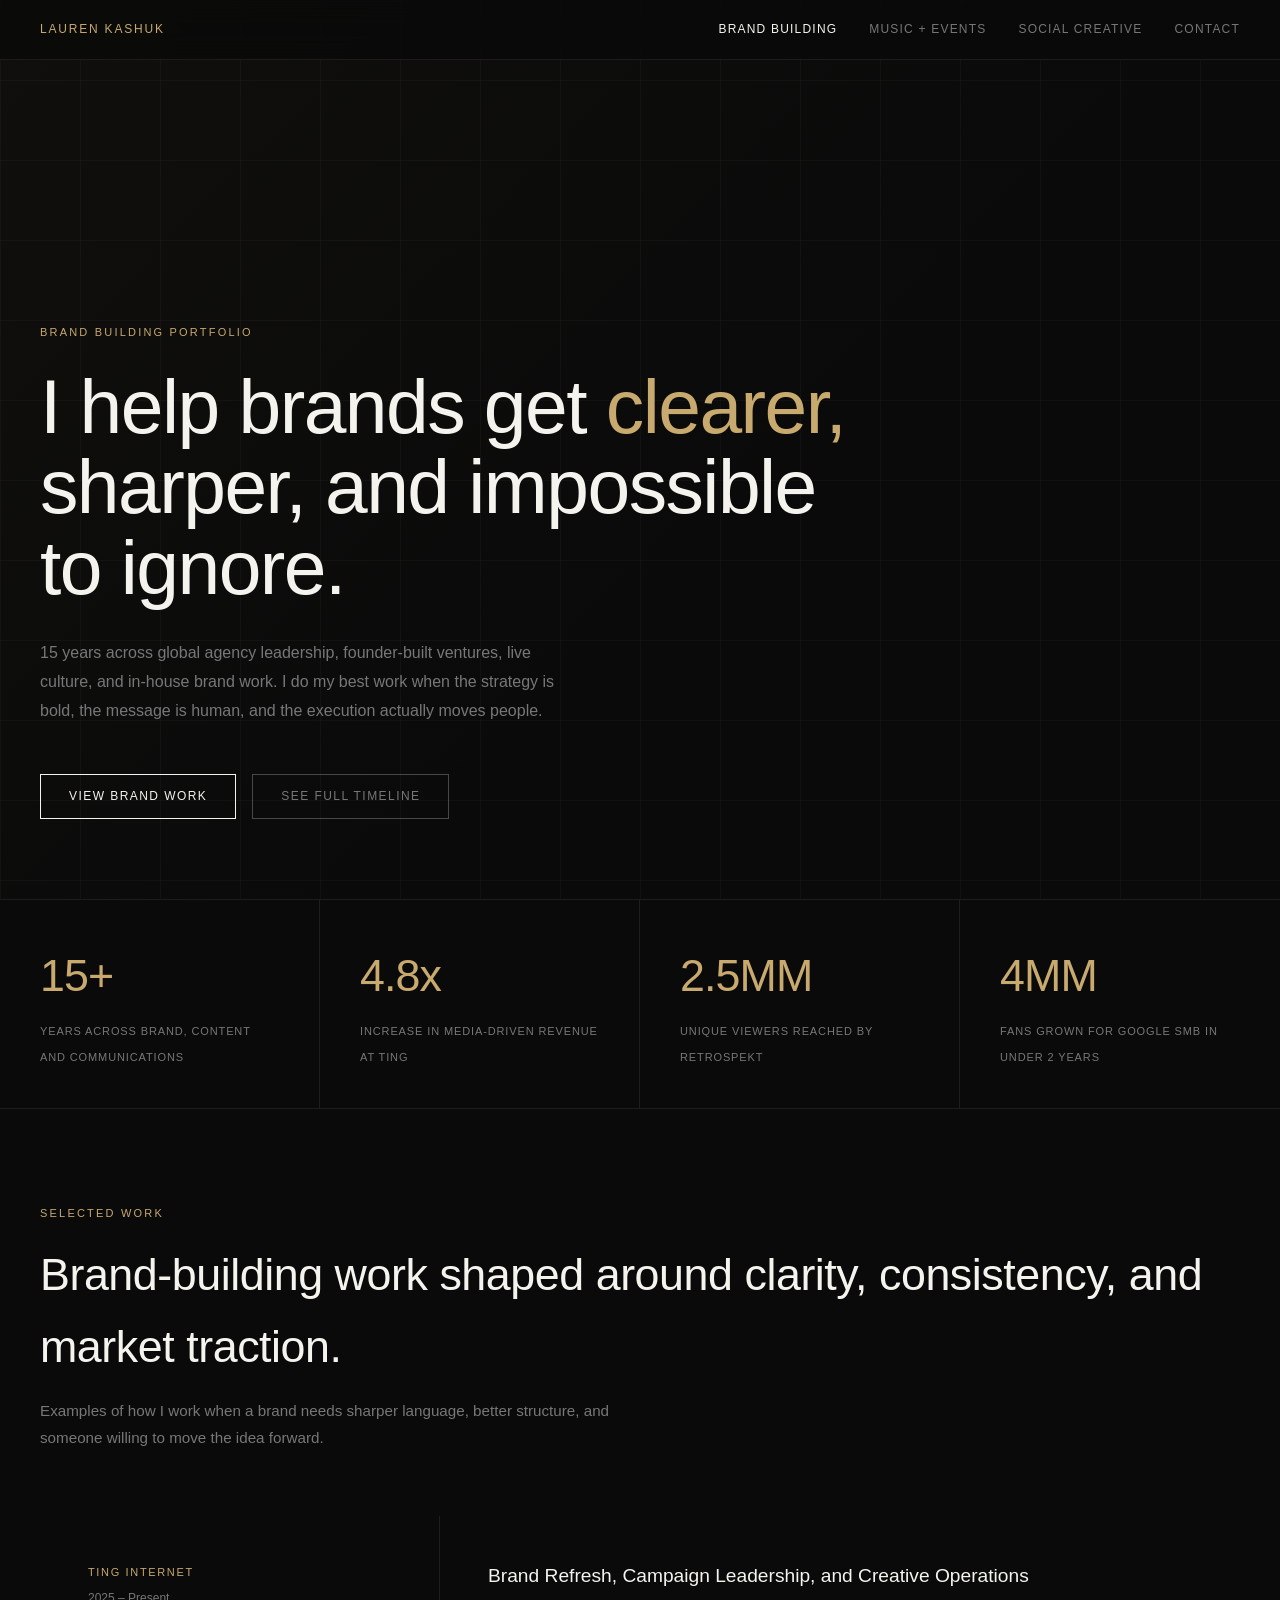
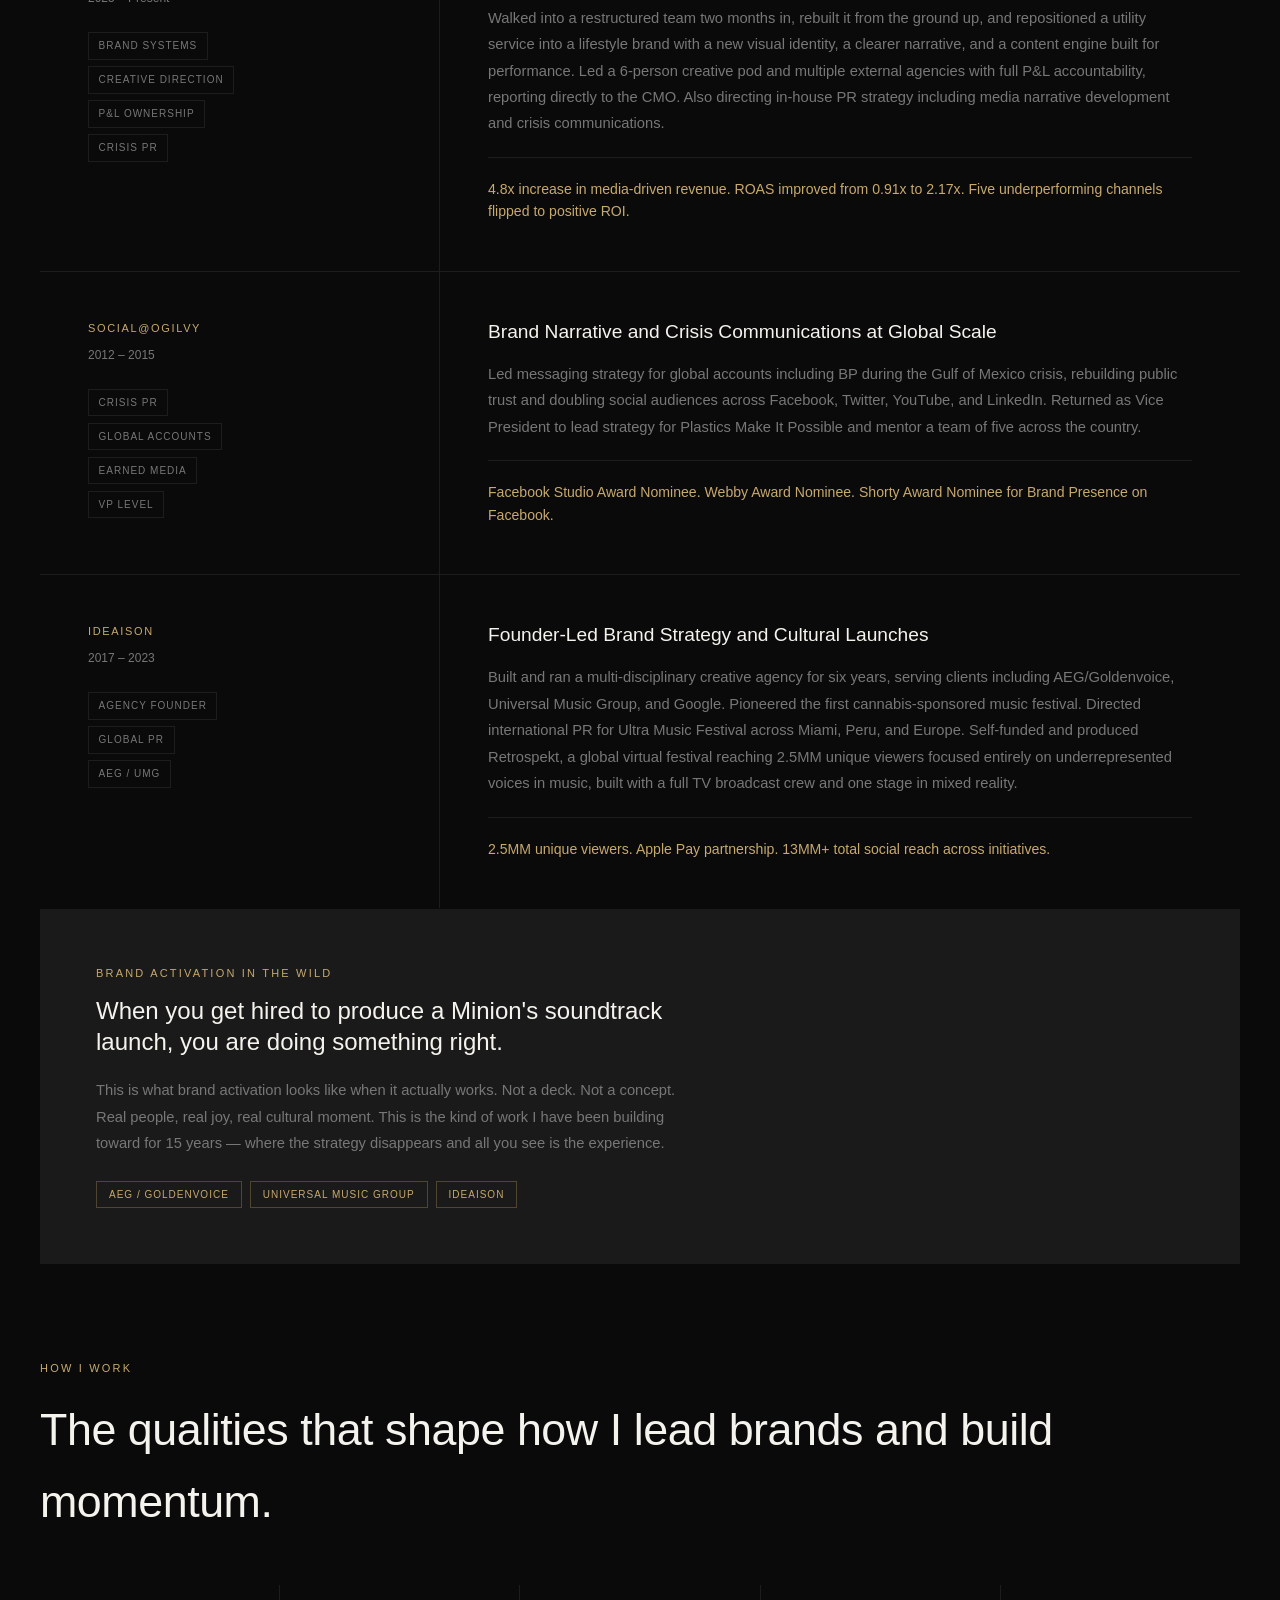
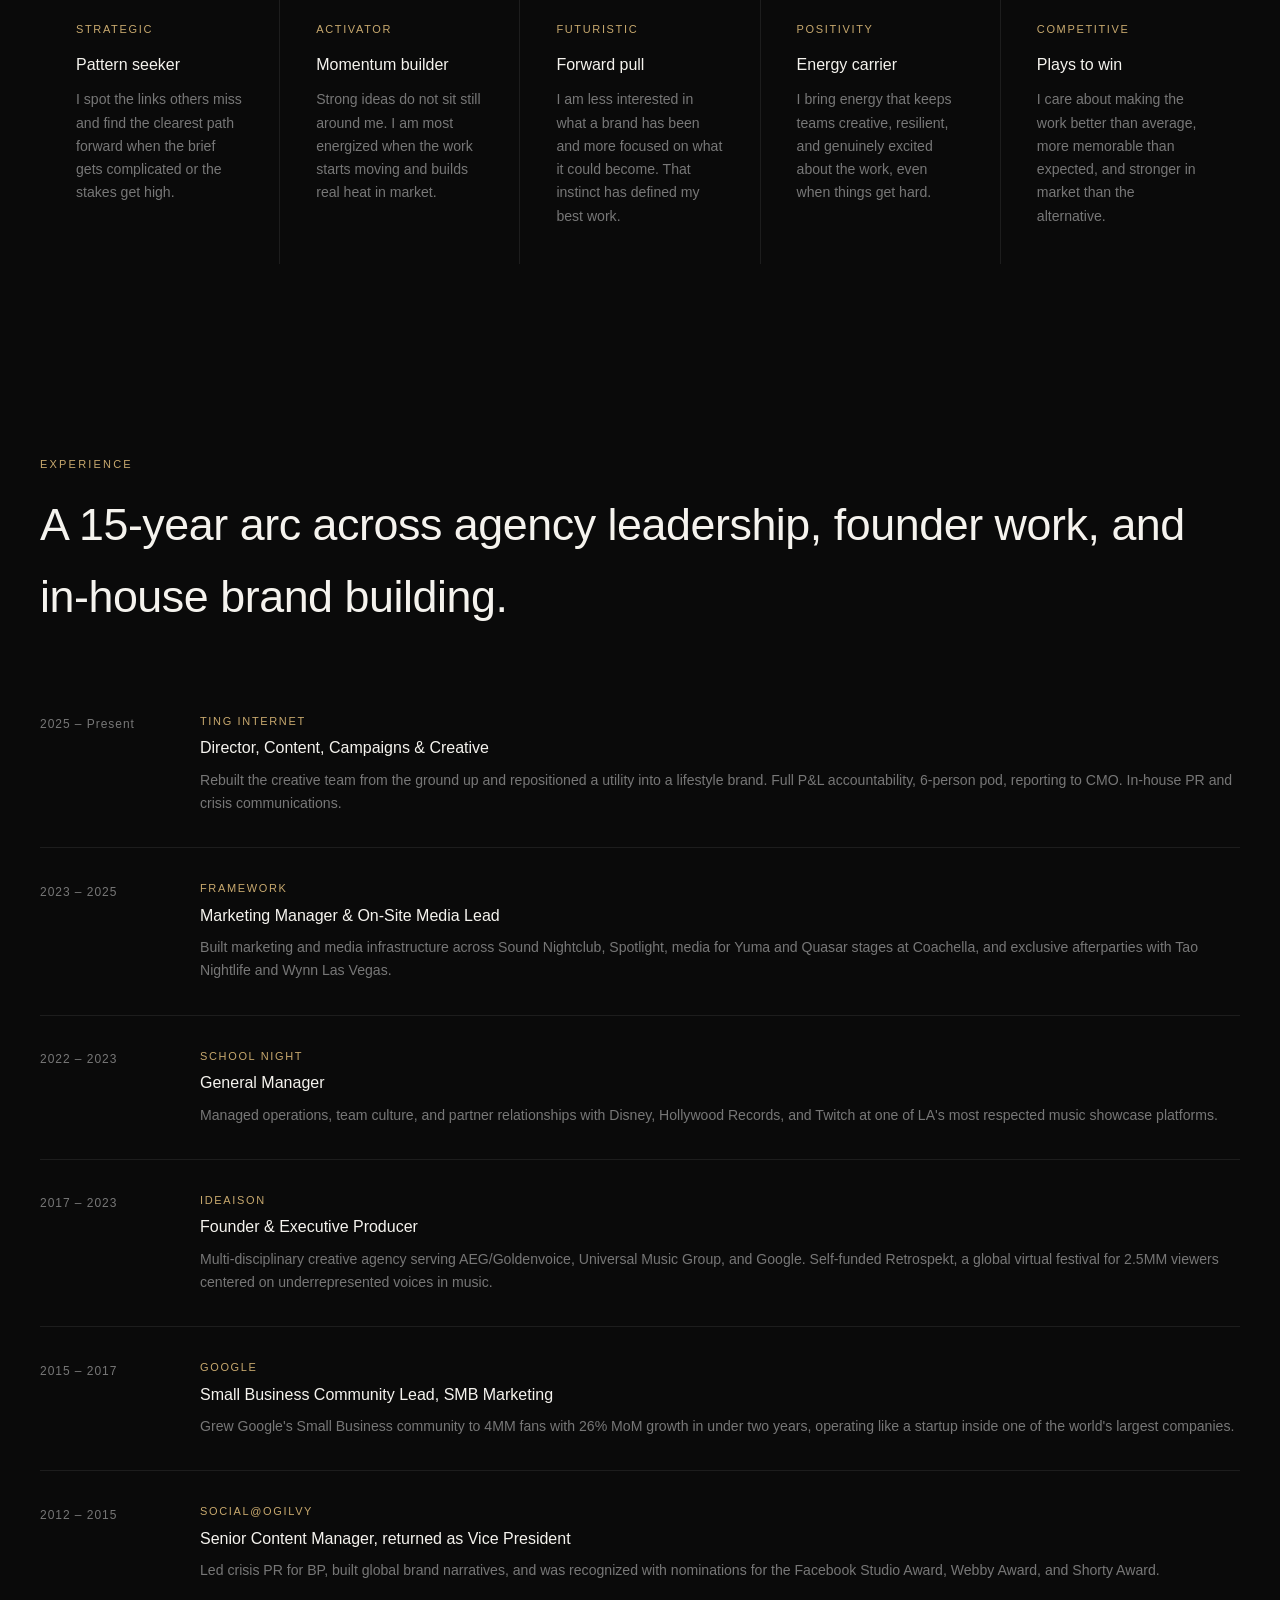
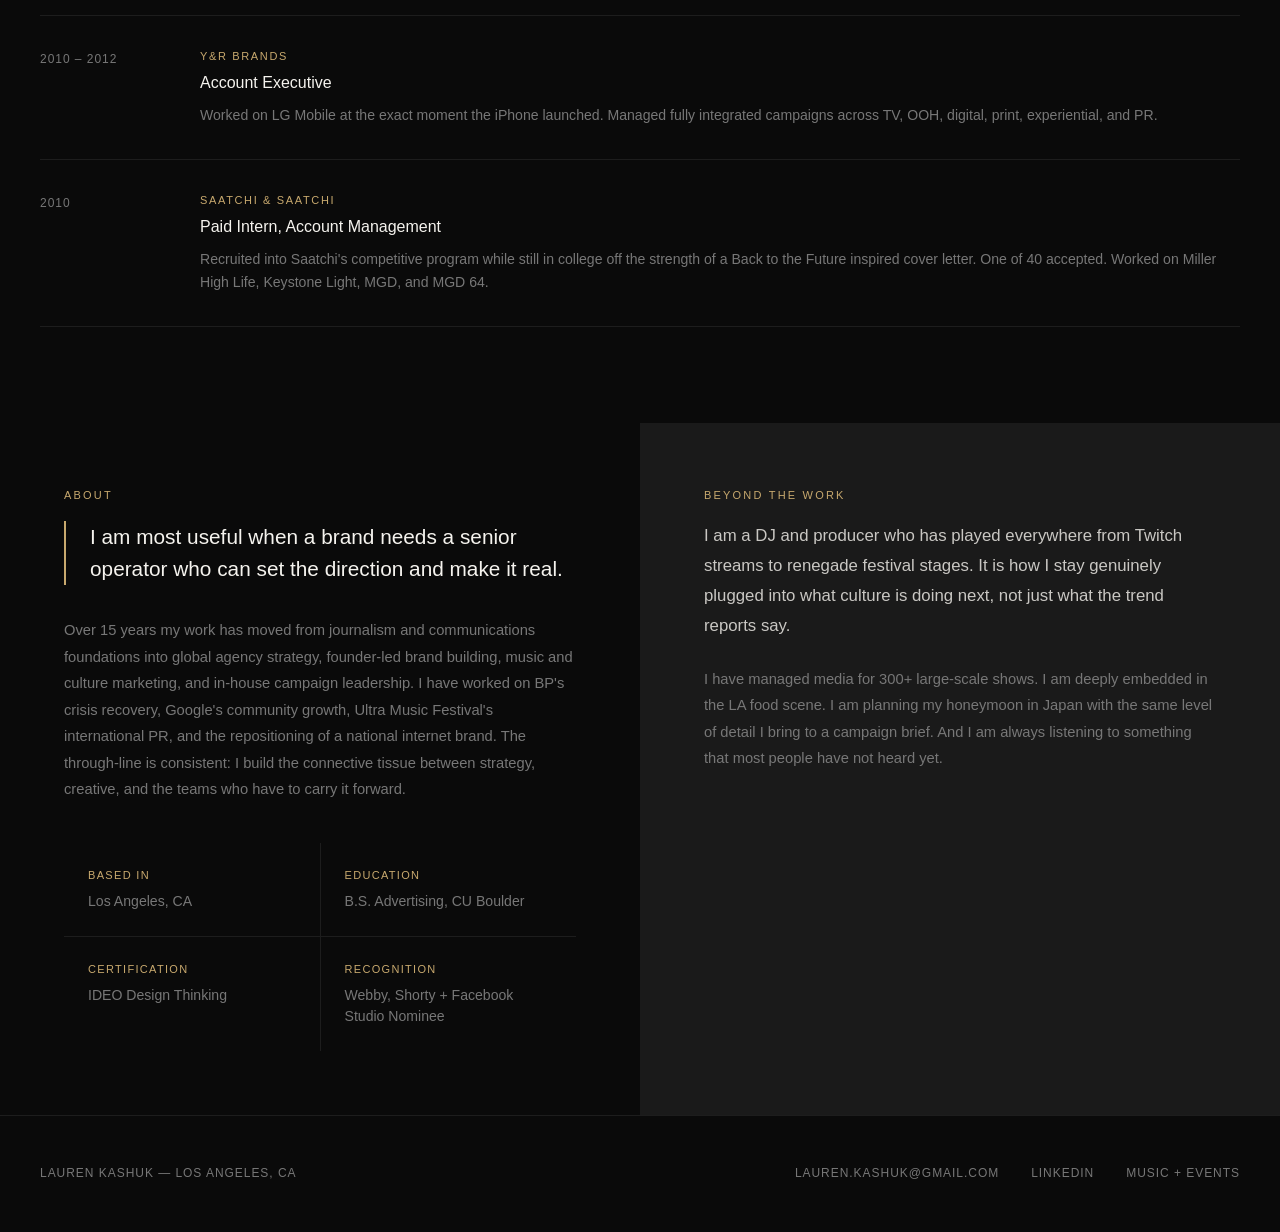
<file: index.html>
<!DOCTYPE html>
<html lang="en">
<head>
<meta charset="UTF-8">
<meta name="viewport" content="width=device-width, initial-scale=1.0">
<meta name="description" content="Brand building portfolio for Lauren Kashuk featuring strategy, positioning, and cross-channel brand work.">
<title>Lauren Kashuk | Brand Building</title>
<style>
*{margin:0;padding:0;box-sizing:border-box}
:root{--black:#0a0a0a;--white:#f5f3ee;--accent:#c8a96e;--mid:#1a1a1a;--muted:#777;--border:rgba(255,255,255,0.08)}
html{scroll-behavior:smooth}
body{background:var(--black);color:var(--white);font-family:'Helvetica Neue',Helvetica,Arial,sans-serif;font-size:16px;line-height:1.6}
a{color:inherit;text-decoration:none}

nav{position:fixed;top:0;left:0;right:0;z-index:100;display:flex;justify-content:space-between;align-items:center;padding:1.25rem 2.5rem;background:rgba(10,10,10,0.85);backdrop-filter:blur(16px);border-bottom:1px solid var(--border)}
.nav-logo{font-size:12px;letter-spacing:0.15em;text-transform:uppercase;color:var(--accent)}
.nav-links{display:flex;gap:2rem}
.nav-links a{font-size:12px;letter-spacing:0.1em;text-transform:uppercase;color:var(--muted);transition:color 0.2s}
.nav-links a:hover,.nav-links a.active{color:var(--white)}

.hero{min-height:100vh;display:flex;flex-direction:column;justify-content:flex-end;padding:0 2.5rem 5rem;position:relative;overflow:hidden;border-bottom:1px solid var(--border)}
.hero-bg{position:absolute;inset:0;background:linear-gradient(135deg,rgba(200,169,110,0.03) 0%,transparent 60%)}
.hero-grid-lines{position:absolute;inset:0;background-image:linear-gradient(var(--border) 1px,transparent 1px),linear-gradient(90deg,var(--border) 1px,transparent 1px);background-size:80px 80px;opacity:0.4}
.hero-eyebrow{font-size:11px;letter-spacing:0.2em;text-transform:uppercase;color:var(--accent);margin-bottom:1.5rem;position:relative}
.hero-headline{font-size:clamp(2.8rem,6vw,5.5rem);font-weight:300;line-height:1.05;letter-spacing:-0.02em;max-width:900px;margin-bottom:2rem;position:relative}
.hero-headline em{font-style:normal;color:var(--accent)}
.hero-sub{font-size:1rem;color:var(--muted);max-width:540px;line-height:1.8;margin-bottom:3rem;position:relative}
.hero-ctas{display:flex;gap:1rem;flex-wrap:wrap;position:relative}
.btn{display:inline-block;padding:0.75rem 1.75rem;font-size:12px;letter-spacing:0.12em;text-transform:uppercase;border:1px solid var(--white);transition:all 0.2s}
.btn:hover{background:var(--white);color:var(--black)}
.btn-ghost{border-color:rgba(255,255,255,0.25);color:var(--muted)}
.btn-ghost:hover{border-color:var(--white);color:var(--white);background:transparent}

.stats-bar{display:grid;grid-template-columns:repeat(4,1fr);border-bottom:1px solid var(--border)}
.stat{padding:2.5rem;border-right:1px solid var(--border)}
.stat:last-child{border-right:none}
.stat-num{font-size:2.8rem;font-weight:300;letter-spacing:-0.02em;color:var(--accent);display:block;margin-bottom:0.35rem}
.stat-label{font-size:11px;letter-spacing:0.08em;text-transform:uppercase;color:var(--muted);line-height:1.4}

section{padding:6rem 2.5rem}
.section-eyebrow{font-size:11px;letter-spacing:0.2em;text-transform:uppercase;color:var(--accent);margin-bottom:1rem}
.section-headline{font-size:clamp(1.8rem,3.5vw,2.8rem);font-weight:300;letter-spacing:-0.01em;margin-bottom:1rem}
.section-sub{color:var(--muted);max-width:600px;margin-bottom:4rem;line-height:1.75;font-size:0.95rem}

.work-grid{display:grid;gap:1px;background:var(--border)}
.work-item{background:var(--black);display:grid;grid-template-columns:1fr 2fr;transition:background 0.2s}
.work-item:hover{background:rgba(255,255,255,0.015)}
.work-item:hover .work-title{color:var(--accent)}
.work-left{padding:3rem;border-right:1px solid var(--border)}
.work-co{font-size:11px;letter-spacing:0.15em;text-transform:uppercase;color:var(--accent);margin-bottom:0.5rem}
.work-years{font-size:12px;color:var(--muted);margin-bottom:1.5rem}
.work-tags{display:flex;flex-direction:column;gap:0.4rem}
.tag{font-size:10px;letter-spacing:0.1em;text-transform:uppercase;color:var(--muted);border:1px solid var(--border);padding:0.3rem 0.6rem;display:inline-block;width:fit-content}
.work-right{padding:3rem}
.work-title{font-size:1.2rem;font-weight:400;margin-bottom:1rem;transition:color 0.2s;line-height:1.3}
.work-body{color:var(--muted);line-height:1.8;font-size:0.92rem}
.work-result{margin-top:1.25rem;padding-top:1.25rem;border-top:1px solid var(--border);font-size:0.88rem;color:var(--accent)}

.activation-feature{margin-top:1px;background:var(--mid);padding:3.5rem}
.activation-eyebrow{font-size:11px;letter-spacing:0.2em;text-transform:uppercase;color:var(--accent);margin-bottom:0.75rem}
.activation-headline{font-size:1.5rem;font-weight:300;line-height:1.3;margin-bottom:1.25rem;max-width:600px}
.activation-body{color:var(--muted);line-height:1.8;font-size:0.92rem;max-width:600px}
.activation-partners{margin-top:1.5rem;display:flex;gap:0.5rem;flex-wrap:wrap}
.partner-tag{font-size:10px;letter-spacing:0.1em;text-transform:uppercase;border:1px solid rgba(200,169,110,0.3);color:var(--accent);padding:0.3rem 0.75rem}

.strengths{display:grid;grid-template-columns:repeat(auto-fit,minmax(180px,1fr));gap:1px;background:var(--border);margin-top:3rem}
.strength{background:var(--black);padding:2.25rem;transition:background 0.2s}
.strength:hover{background:var(--mid)}
.strength-icon{font-size:11px;letter-spacing:0.15em;text-transform:uppercase;color:var(--accent);margin-bottom:0.85rem}
.strength-title{font-size:1rem;font-weight:400;margin-bottom:0.65rem}
.strength-body{font-size:0.88rem;color:var(--muted);line-height:1.65}

.timeline{margin-top:3rem}
.tl-item{display:grid;grid-template-columns:160px 1fr;border-bottom:1px solid var(--border);padding:2rem 0;transition:background 0.2s}
.tl-item:hover{background:rgba(255,255,255,0.015)}
.tl-year{font-size:12px;color:var(--muted);letter-spacing:0.08em;padding-top:0.15rem}
.tl-co{font-size:11px;letter-spacing:0.15em;text-transform:uppercase;color:var(--accent);margin-bottom:0.3rem}
.tl-title{font-size:1rem;font-weight:400;margin-bottom:0.5rem}
.tl-body{font-size:0.88rem;color:var(--muted);line-height:1.65}

.about-split{display:grid;grid-template-columns:1fr 1fr;gap:0;background:var(--border)}
.about-left{background:var(--black);padding:4rem}
.about-right{background:var(--mid);padding:4rem}
.about-quote{font-size:1.3rem;font-weight:300;line-height:1.55;border-left:2px solid var(--accent);padding-left:1.5rem;margin-bottom:2rem;color:var(--white)}
.about-body{color:var(--muted);line-height:1.8;font-size:0.92rem;margin-bottom:1.5rem}
.about-cells{display:grid;grid-template-columns:1fr 1fr;gap:1px;background:var(--border);margin-top:2.5rem}
.about-cell{background:var(--black);padding:1.5rem}
.about-cell-label{font-size:11px;letter-spacing:0.12em;text-transform:uppercase;color:var(--accent);margin-bottom:0.4rem}
.about-cell-val{font-size:0.88rem;color:var(--muted);line-height:1.5}

footer{padding:3rem 2.5rem;border-top:1px solid var(--border);display:flex;justify-content:space-between;align-items:center;flex-wrap:wrap;gap:1rem}
.footer-left{font-size:12px;letter-spacing:0.08em;text-transform:uppercase;color:var(--muted)}
.footer-links{display:flex;gap:2rem}
.footer-links a{font-size:12px;letter-spacing:0.08em;text-transform:uppercase;color:var(--muted);border-bottom:1px solid transparent;transition:all 0.2s}
.footer-links a:hover{color:var(--white);border-color:var(--white)}

@media(max-width:768px){
  nav{padding:1rem 1.25rem}
  .hero{padding:0 1.25rem 4rem}
  .stats-bar{grid-template-columns:1fr 1fr}
  .stat{padding:1.75rem 1.25rem}
  section{padding:4rem 1.25rem}
  .work-item{grid-template-columns:1fr}
  .work-left{border-right:none;border-bottom:1px solid var(--border);padding:1.75rem 1.25rem}
  .work-right{padding:1.75rem 1.25rem}
  .activation-feature{padding:2rem 1.25rem}
  .about-split{grid-template-columns:1fr}
  .about-left,.about-right{padding:2.5rem 1.25rem}
  .tl-item{grid-template-columns:90px 1fr}
  footer{padding:2rem 1.25rem}
}
</style>
</head>
<body>

<nav>
  <a class="nav-logo" href="index.html">Lauren Kashuk</a>
  <div class="nav-links">
    <a href="index.html" class="active">Brand Building</a>
    <a href="music-events.html">Music + Events</a>
    <a href="social-creative.html">Social Creative</a>
    <a href="#contact">Contact</a>
  </div>
</nav>

<section class="hero">
  <div class="hero-bg"></div>
  <div class="hero-grid-lines"></div>
  <p class="hero-eyebrow">Brand Building Portfolio</p>
  <h1 class="hero-headline">I help brands get <em>clearer,</em><br>sharper, and impossible<br>to ignore.</h1>
  <p class="hero-sub">15 years across global agency leadership, founder-built ventures, live culture, and in-house brand work. I do my best work when the strategy is bold, the message is human, and the execution actually moves people.</p>
  <div class="hero-ctas">
    <a href="#work" class="btn">View Brand Work</a>
    <a href="#timeline" class="btn btn-ghost">See Full Timeline</a>
  </div>
</section>

<div class="stats-bar">
  <div class="stat">
    <span class="stat-num">15+</span>
    <span class="stat-label">Years across brand, content and communications</span>
  </div>
  <div class="stat">
    <span class="stat-num">4.8x</span>
    <span class="stat-label">Increase in media-driven revenue at Ting</span>
  </div>
  <div class="stat">
    <span class="stat-num">2.5MM</span>
    <span class="stat-label">Unique viewers reached by Retrospekt</span>
  </div>
  <div class="stat">
    <span class="stat-num">4MM</span>
    <span class="stat-label">Fans grown for Google SMB in under 2 years</span>
  </div>
</div>

<section id="work">
  <p class="section-eyebrow">Selected Work</p>
  <h2 class="section-headline">Brand-building work shaped around clarity, consistency, and market traction.</h2>
  <p class="section-sub">Examples of how I work when a brand needs sharper language, better structure, and someone willing to move the idea forward.</p>

  <div class="work-grid">
    <div class="work-item">
      <div class="work-left">
        <p class="work-co">Ting Internet</p>
        <p class="work-years">2025 – Present</p>
        <div class="work-tags">
          <span class="tag">Brand Systems</span>
          <span class="tag">Creative Direction</span>
          <span class="tag">P&L Ownership</span>
          <span class="tag">Crisis PR</span>
        </div>
      </div>
      <div class="work-right">
        <h3 class="work-title">Brand Refresh, Campaign Leadership, and Creative Operations</h3>
        <p class="work-body">Walked into a restructured team two months in, rebuilt it from the ground up, and repositioned a utility service into a lifestyle brand with a new visual identity, a clearer narrative, and a content engine built for performance. Led a 6-person creative pod and multiple external agencies with full P&L accountability, reporting directly to the CMO. Also directing in-house PR strategy including media narrative development and crisis communications.</p>
        <p class="work-result">4.8x increase in media-driven revenue. ROAS improved from 0.91x to 2.17x. Five underperforming channels flipped to positive ROI.</p>
      </div>
    </div>

    <div class="work-item">
      <div class="work-left">
        <p class="work-co">Social@Ogilvy</p>
        <p class="work-years">2012 – 2015</p>
        <div class="work-tags">
          <span class="tag">Crisis PR</span>
          <span class="tag">Global Accounts</span>
          <span class="tag">Earned Media</span>
          <span class="tag">VP Level</span>
        </div>
      </div>
      <div class="work-right">
        <h3 class="work-title">Brand Narrative and Crisis Communications at Global Scale</h3>
        <p class="work-body">Led messaging strategy for global accounts including BP during the Gulf of Mexico crisis, rebuilding public trust and doubling social audiences across Facebook, Twitter, YouTube, and LinkedIn. Returned as Vice President to lead strategy for Plastics Make It Possible and mentor a team of five across the country.</p>
        <p class="work-result">Facebook Studio Award Nominee. Webby Award Nominee. Shorty Award Nominee for Brand Presence on Facebook.</p>
      </div>
    </div>

    <div class="work-item">
      <div class="work-left">
        <p class="work-co">Ideaison</p>
        <p class="work-years">2017 – 2023</p>
        <div class="work-tags">
          <span class="tag">Agency Founder</span>
          <span class="tag">Global PR</span>
          <span class="tag">AEG / UMG</span>
        </div>
      </div>
      <div class="work-right">
        <h3 class="work-title">Founder-Led Brand Strategy and Cultural Launches</h3>
        <p class="work-body">Built and ran a multi-disciplinary creative agency for six years, serving clients including AEG/Goldenvoice, Universal Music Group, and Google. Pioneered the first cannabis-sponsored music festival. Directed international PR for Ultra Music Festival across Miami, Peru, and Europe. Self-funded and produced Retrospekt, a global virtual festival reaching 2.5MM unique viewers focused entirely on underrepresented voices in music, built with a full TV broadcast crew and one stage in mixed reality.</p>
        <p class="work-result">2.5MM unique viewers. Apple Pay partnership. 13MM+ total social reach across initiatives.</p>
      </div>
    </div>
  </div>

  <div class="activation-feature">
    <p class="activation-eyebrow">Brand Activation in the Wild</p>
    <h3 class="activation-headline">When you get hired to produce a Minion's soundtrack launch, you are doing something right.</h3>
    <p class="activation-body">This is what brand activation looks like when it actually works. Not a deck. Not a concept. Real people, real joy, real cultural moment. This is the kind of work I have been building toward for 15 years — where the strategy disappears and all you see is the experience.</p>
    <div class="activation-partners">
      <span class="partner-tag">AEG / Goldenvoice</span>
      <span class="partner-tag">Universal Music Group</span>
      <span class="partner-tag">Ideaison</span>
    </div>
  </div>
</section>

<section style="padding-top:0">
  <p class="section-eyebrow">How I Work</p>
  <h2 class="section-headline">The qualities that shape how I lead brands and build momentum.</h2>
  <div class="strengths">
    <div class="strength">
      <p class="strength-icon">Strategic</p>
      <h3 class="strength-title">Pattern seeker</h3>
      <p class="strength-body">I spot the links others miss and find the clearest path forward when the brief gets complicated or the stakes get high.</p>
    </div>
    <div class="strength">
      <p class="strength-icon">Activator</p>
      <h3 class="strength-title">Momentum builder</h3>
      <p class="strength-body">Strong ideas do not sit still around me. I am most energized when the work starts moving and builds real heat in market.</p>
    </div>
    <div class="strength">
      <p class="strength-icon">Futuristic</p>
      <h3 class="strength-title">Forward pull</h3>
      <p class="strength-body">I am less interested in what a brand has been and more focused on what it could become. That instinct has defined my best work.</p>
    </div>
    <div class="strength">
      <p class="strength-icon">Positivity</p>
      <h3 class="strength-title">Energy carrier</h3>
      <p class="strength-body">I bring energy that keeps teams creative, resilient, and genuinely excited about the work, even when things get hard.</p>
    </div>
    <div class="strength">
      <p class="strength-icon">Competitive</p>
      <h3 class="strength-title">Plays to win</h3>
      <p class="strength-body">I care about making the work better than average, more memorable than expected, and stronger in market than the alternative.</p>
    </div>
  </div>
</section>

<section id="timeline">
  <p class="section-eyebrow">Experience</p>
  <h2 class="section-headline">A 15-year arc across agency leadership, founder work, and in-house brand building.</h2>
  <div class="timeline">
    <div class="tl-item">
      <div class="tl-year">2025 – Present</div>
      <div class="tl-content">
        <p class="tl-co">Ting Internet</p>
        <p class="tl-title">Director, Content, Campaigns & Creative</p>
        <p class="tl-body">Rebuilt the creative team from the ground up and repositioned a utility into a lifestyle brand. Full P&L accountability, 6-person pod, reporting to CMO. In-house PR and crisis communications.</p>
      </div>
    </div>
    <div class="tl-item">
      <div class="tl-year">2023 – 2025</div>
      <div class="tl-content">
        <p class="tl-co">Framework</p>
        <p class="tl-title">Marketing Manager & On-Site Media Lead</p>
        <p class="tl-body">Built marketing and media infrastructure across Sound Nightclub, Spotlight, media for Yuma and Quasar stages at Coachella, and exclusive afterparties with Tao Nightlife and Wynn Las Vegas.</p>
      </div>
    </div>
    <div class="tl-item">
      <div class="tl-year">2022 – 2023</div>
      <div class="tl-content">
        <p class="tl-co">School Night</p>
        <p class="tl-title">General Manager</p>
        <p class="tl-body">Managed operations, team culture, and partner relationships with Disney, Hollywood Records, and Twitch at one of LA's most respected music showcase platforms.</p>
      </div>
    </div>
    <div class="tl-item">
      <div class="tl-year">2017 – 2023</div>
      <div class="tl-content">
        <p class="tl-co">Ideaison</p>
        <p class="tl-title">Founder & Executive Producer</p>
        <p class="tl-body">Multi-disciplinary creative agency serving AEG/Goldenvoice, Universal Music Group, and Google. Self-funded Retrospekt, a global virtual festival for 2.5MM viewers centered on underrepresented voices in music.</p>
      </div>
    </div>
    <div class="tl-item">
      <div class="tl-year">2015 – 2017</div>
      <div class="tl-content">
        <p class="tl-co">Google</p>
        <p class="tl-title">Small Business Community Lead, SMB Marketing</p>
        <p class="tl-body">Grew Google's Small Business community to 4MM fans with 26% MoM growth in under two years, operating like a startup inside one of the world's largest companies.</p>
      </div>
    </div>
    <div class="tl-item">
      <div class="tl-year">2012 – 2015</div>
      <div class="tl-content">
        <p class="tl-co">Social@Ogilvy</p>
        <p class="tl-title">Senior Content Manager, returned as Vice President</p>
        <p class="tl-body">Led crisis PR for BP, built global brand narratives, and was recognized with nominations for the Facebook Studio Award, Webby Award, and Shorty Award.</p>
      </div>
    </div>
    <div class="tl-item">
      <div class="tl-year">2010 – 2012</div>
      <div class="tl-content">
        <p class="tl-co">Y&R Brands</p>
        <p class="tl-title">Account Executive</p>
        <p class="tl-body">Worked on LG Mobile at the exact moment the iPhone launched. Managed fully integrated campaigns across TV, OOH, digital, print, experiential, and PR.</p>
      </div>
    </div>
    <div class="tl-item">
      <div class="tl-year">2010</div>
      <div class="tl-content">
        <p class="tl-co">Saatchi & Saatchi</p>
        <p class="tl-title">Paid Intern, Account Management</p>
        <p class="tl-body">Recruited into Saatchi's competitive program while still in college off the strength of a Back to the Future inspired cover letter. One of 40 accepted. Worked on Miller High Life, Keystone Light, MGD, and MGD 64.</p>
      </div>
    </div>
  </div>
</section>

<div class="about-split" id="about">
  <div class="about-left">
    <p class="section-eyebrow">About</p>
    <blockquote class="about-quote">I am most useful when a brand needs a senior operator who can set the direction and make it real.</blockquote>
    <p class="about-body">Over 15 years my work has moved from journalism and communications foundations into global agency strategy, founder-led brand building, music and culture marketing, and in-house campaign leadership. I have worked on BP's crisis recovery, Google's community growth, Ultra Music Festival's international PR, and the repositioning of a national internet brand. The through-line is consistent: I build the connective tissue between strategy, creative, and the teams who have to carry it forward.</p>
    <div class="about-cells">
      <div class="about-cell">
        <p class="about-cell-label">Based in</p>
        <p class="about-cell-val">Los Angeles, CA</p>
      </div>
      <div class="about-cell">
        <p class="about-cell-label">Education</p>
        <p class="about-cell-val">B.S. Advertising, CU Boulder</p>
      </div>
      <div class="about-cell">
        <p class="about-cell-label">Certification</p>
        <p class="about-cell-val">IDEO Design Thinking</p>
      </div>
      <div class="about-cell">
        <p class="about-cell-label">Recognition</p>
        <p class="about-cell-val">Webby, Shorty + Facebook Studio Nominee</p>
      </div>
    </div>
  </div>
  <div class="about-right">
    <p class="section-eyebrow">Beyond the work</p>
    <p class="about-body" style="font-size:1.05rem;color:rgba(245,243,238,0.8)">I am a DJ and producer who has played everywhere from Twitch streams to renegade festival stages. It is how I stay genuinely plugged into what culture is doing next, not just what the trend reports say.</p>
    <p class="about-body">I have managed media for 300+ large-scale shows. I am deeply embedded in the LA food scene. I am planning my honeymoon in Japan with the same level of detail I bring to a campaign brief. And I am always listening to something that most people have not heard yet.</p>
  </div>
</div>

<footer id="contact">
  <div class="footer-left">Lauren Kashuk — Los Angeles, CA</div>
  <div class="footer-links">
    <a href="mailto:lauren.kashuk@gmail.com">lauren.kashuk@gmail.com</a>
    <a href="https://www.linkedin.com/in/laurenkashuk/" target="_blank">LinkedIn</a>
    <a href="music-events.html">Music + Events</a>
  </div>
</footer>

</body>
</html>
</file>
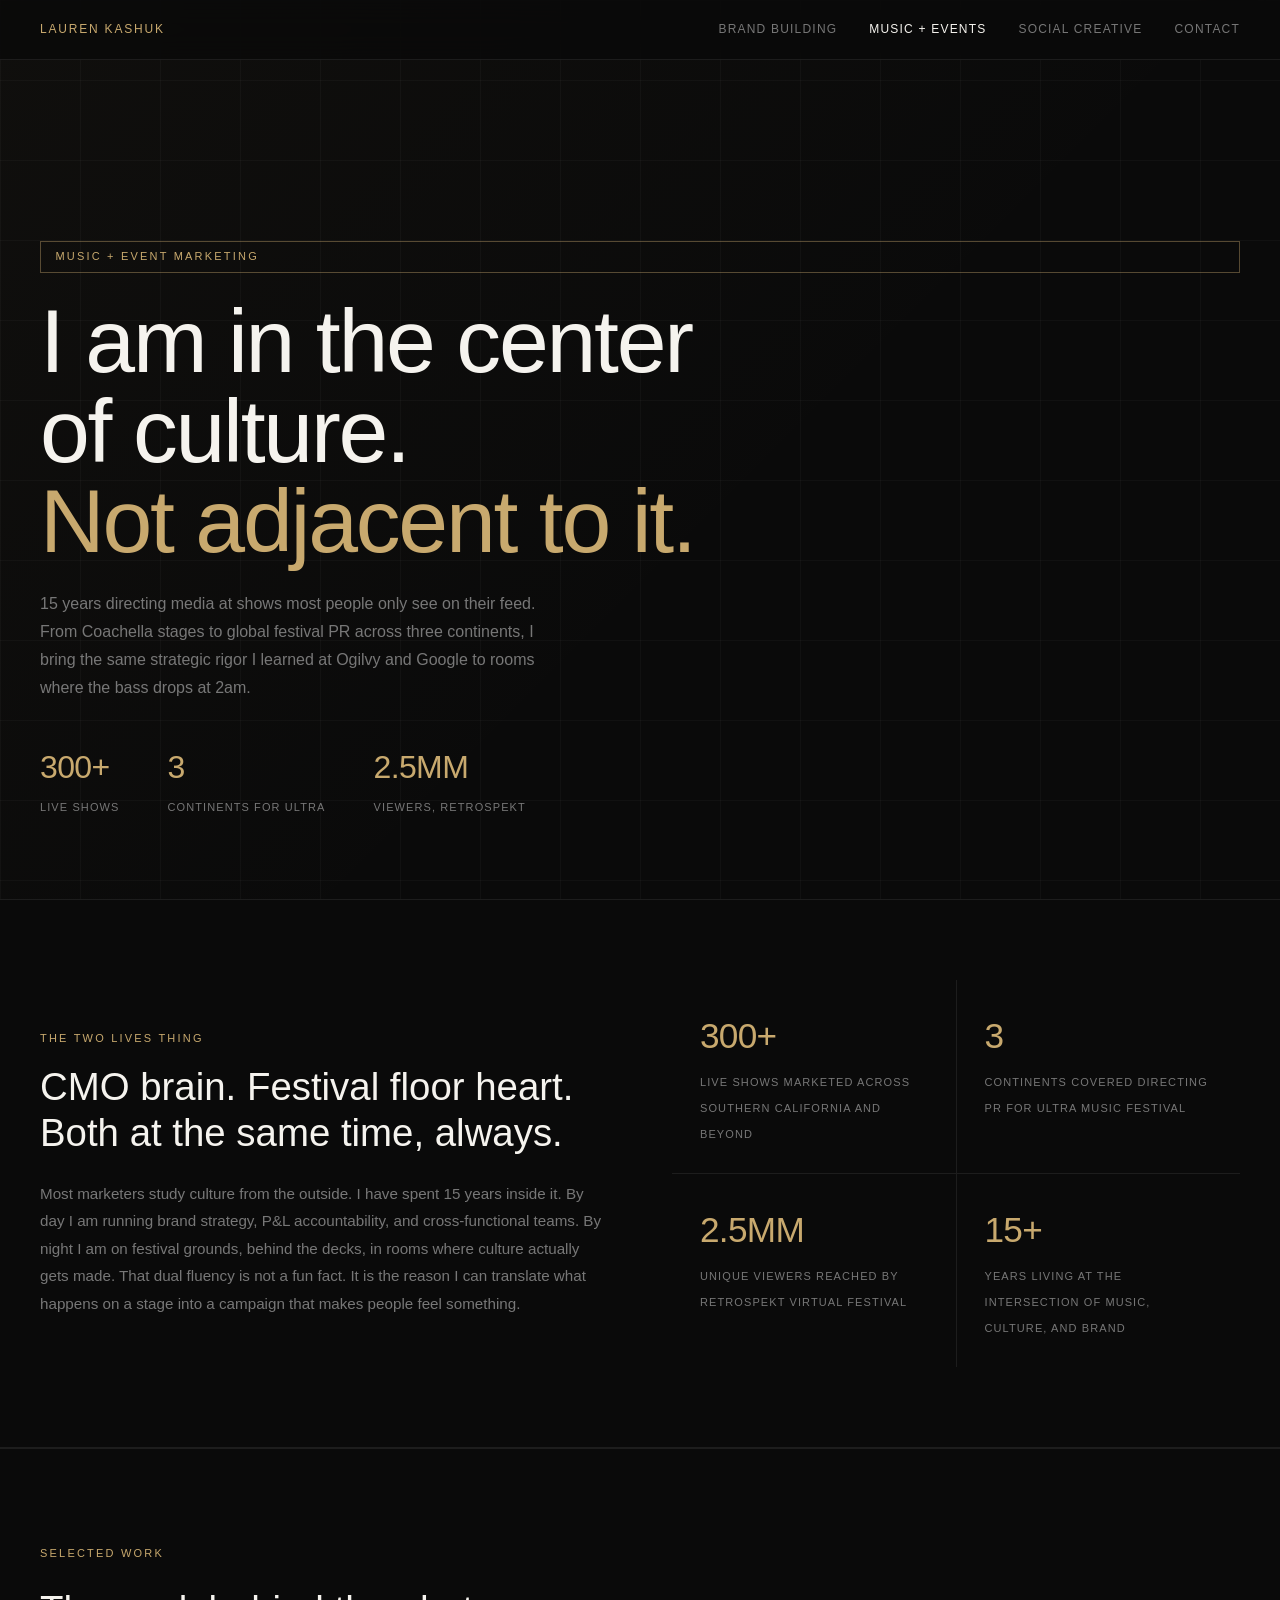
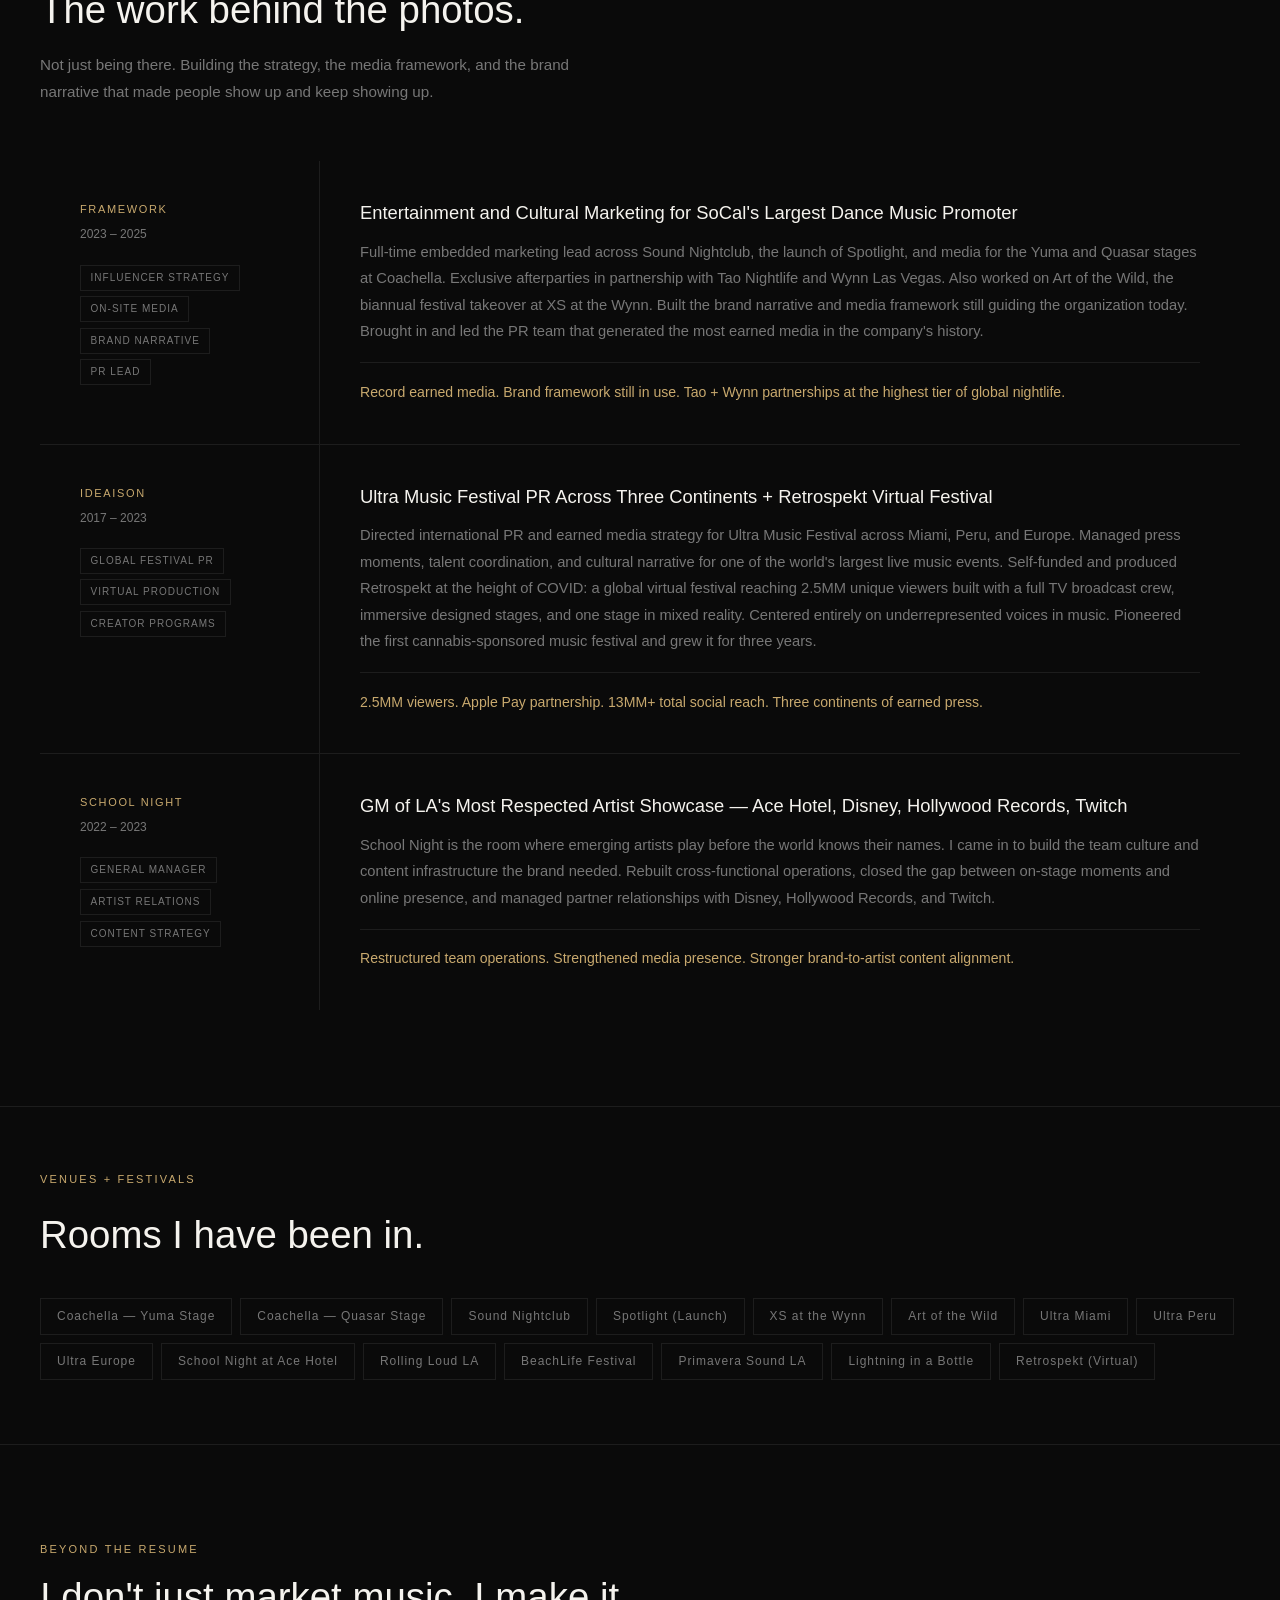
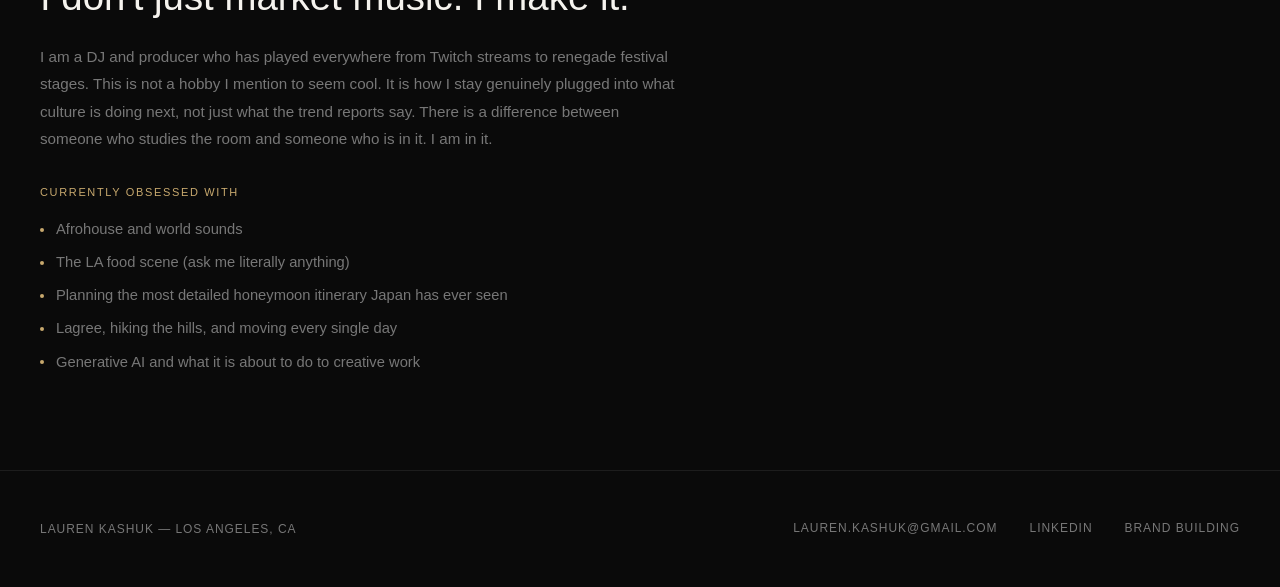
<file: music-events.html>
<!DOCTYPE html>
<html lang="en">
<head>
<meta charset="UTF-8">
<meta name="viewport" content="width=device-width, initial-scale=1.0">
<meta name="description" content="Music and event marketing portfolio for Lauren Kashuk.">
<title>Lauren Kashuk | Music + Events</title>
<style>
*{margin:0;padding:0;box-sizing:border-box}
:root{--black:#0a0a0a;--white:#f5f3ee;--accent:#c8a96e;--mid:#1a1a1a;--muted:#777;--border:rgba(255,255,255,0.08)}
html{scroll-behavior:smooth}
body{background:var(--black);color:var(--white);font-family:'Helvetica Neue',Helvetica,Arial,sans-serif;font-size:16px;line-height:1.6}
a{color:inherit;text-decoration:none}

nav{position:fixed;top:0;left:0;right:0;z-index:100;display:flex;justify-content:space-between;align-items:center;padding:1.25rem 2.5rem;background:rgba(10,10,10,0.85);backdrop-filter:blur(16px);border-bottom:1px solid var(--border)}
.nav-logo{font-size:12px;letter-spacing:0.15em;text-transform:uppercase;color:var(--accent)}
.nav-links{display:flex;gap:2rem}
.nav-links a{font-size:12px;letter-spacing:0.1em;text-transform:uppercase;color:var(--muted);transition:color 0.2s}
.nav-links a:hover,.nav-links a.active{color:var(--white)}

.hero{min-height:100vh;display:flex;flex-direction:column;justify-content:flex-end;padding:0 2.5rem 5rem;position:relative;overflow:hidden;border-bottom:1px solid var(--border)}
.hero-bg{position:absolute;inset:0;background:linear-gradient(135deg,rgba(200,169,110,0.03) 0%,transparent 60%)}
.hero-grid-lines{position:absolute;inset:0;background-image:linear-gradient(var(--border) 1px,transparent 1px),linear-gradient(90deg,var(--border) 1px,transparent 1px);background-size:80px 80px;opacity:0.4}
.hero-tag{display:inline-block;font-size:11px;letter-spacing:0.2em;text-transform:uppercase;color:var(--accent);border:1px solid rgba(200,169,110,0.4);padding:0.4rem 0.9rem;margin-bottom:1.5rem;position:relative}
.hero-headline{font-size:clamp(3rem,7vw,6.5rem);font-weight:300;line-height:1.0;letter-spacing:-0.025em;max-width:850px;margin-bottom:1.5rem;position:relative}
.hero-headline em{font-style:normal;color:var(--accent)}
.hero-sub{font-size:1rem;color:var(--muted);max-width:520px;line-height:1.75;margin-bottom:2.5rem;position:relative}
.hero-stats{display:flex;gap:3rem;flex-wrap:wrap;position:relative}
.hero-stat-num{font-size:2rem;font-weight:300;color:var(--accent);display:block;letter-spacing:-0.02em}
.hero-stat-label{font-size:11px;letter-spacing:0.1em;text-transform:uppercase;color:var(--muted)}

.intro{padding:5rem 2.5rem;display:grid;grid-template-columns:1fr 1fr;gap:4rem;align-items:center;border-bottom:1px solid var(--border)}
.intro-eyebrow{font-size:11px;letter-spacing:0.2em;text-transform:uppercase;color:var(--accent);margin-bottom:1rem}
.intro-headline{font-size:clamp(1.6rem,3vw,2.4rem);font-weight:300;line-height:1.2;margin-bottom:1.5rem}
.intro-body{color:var(--muted);line-height:1.8;font-size:0.95rem}
.intro-right{display:grid;grid-template-columns:1fr 1fr;gap:1px;background:var(--border)}
.intro-cell{background:var(--black);padding:1.75rem}
.intro-cell-num{font-size:2.2rem;font-weight:300;color:var(--accent);display:block;letter-spacing:-0.02em;margin-bottom:0.25rem}
.intro-cell-label{font-size:11px;letter-spacing:0.1em;text-transform:uppercase;color:var(--muted);line-height:1.4}

.work-section{padding:6rem 2.5rem;border-top:1px solid var(--border)}
.section-eyebrow{font-size:11px;letter-spacing:0.2em;text-transform:uppercase;color:var(--accent);margin-bottom:1rem}
.section-headline{font-size:clamp(1.6rem,3vw,2.4rem);font-weight:300;margin-bottom:0.75rem}
.section-sub{color:var(--muted);max-width:580px;margin-bottom:3.5rem;font-size:0.95rem;line-height:1.75}
.work-list{display:grid;gap:1px;background:var(--border)}
.work-item{background:var(--black);display:grid;grid-template-columns:280px 1fr;transition:background 0.2s}
.work-item:hover{background:rgba(255,255,255,0.02)}
.work-left{padding:2.5rem;border-right:1px solid var(--border)}
.work-co{font-size:11px;letter-spacing:0.15em;text-transform:uppercase;color:var(--accent);margin-bottom:0.4rem}
.work-years{font-size:12px;color:var(--muted);margin-bottom:1.25rem}
.work-tags{display:flex;flex-direction:column;gap:0.35rem}
.tag{font-size:10px;letter-spacing:0.1em;text-transform:uppercase;color:var(--muted);border:1px solid var(--border);padding:0.25rem 0.6rem;display:inline-block;width:fit-content}
.work-right{padding:2.5rem}
.work-title{font-size:1.15rem;font-weight:400;margin-bottom:0.85rem;line-height:1.3}
.work-body{color:var(--muted);line-height:1.8;font-size:0.92rem}
.work-result{margin-top:1.1rem;padding-top:1.1rem;border-top:1px solid var(--border);font-size:0.88rem;color:var(--accent)}

.venues-section{padding:4rem 2.5rem;border-top:1px solid var(--border)}
.venues-grid{display:flex;flex-wrap:wrap;gap:0.5rem;margin-top:2rem}
.venue-pill{font-size:12px;letter-spacing:0.08em;border:1px solid var(--border);padding:0.5rem 1rem;color:var(--muted);transition:all 0.2s}
.venue-pill:hover{border-color:var(--accent);color:var(--accent)}

.personal{padding:6rem 2.5rem;border-top:1px solid var(--border)}
.personal-eyebrow{font-size:11px;letter-spacing:0.2em;text-transform:uppercase;color:var(--accent);margin-bottom:1rem}
.personal-headline{font-size:clamp(1.8rem,3vw,2.6rem);font-weight:300;line-height:1.15;margin-bottom:1.5rem}
.personal-body{color:var(--muted);line-height:1.8;font-size:0.95rem;margin-bottom:2rem;max-width:640px}
.obsessed-label{font-size:11px;letter-spacing:0.15em;text-transform:uppercase;color:var(--accent);margin-bottom:1rem}
.obsessed-list{list-style:none;display:flex;flex-direction:column;gap:0.6rem;max-width:500px}
.obsessed-list li{font-size:0.92rem;color:var(--muted);padding-left:1rem;position:relative}
.obsessed-list li::before{content:'';position:absolute;left:0;top:0.65em;width:4px;height:4px;border-radius:50%;background:var(--accent)}

footer{padding:3rem 2.5rem;border-top:1px solid var(--border);display:flex;justify-content:space-between;align-items:center;flex-wrap:wrap;gap:1rem}
.footer-left{font-size:12px;letter-spacing:0.08em;text-transform:uppercase;color:var(--muted)}
.footer-links{display:flex;gap:2rem}
.footer-links a{font-size:12px;letter-spacing:0.08em;text-transform:uppercase;color:var(--muted);border-bottom:1px solid transparent;transition:all 0.2s}
.footer-links a:hover{color:var(--white);border-color:var(--white)}

@media(max-width:768px){
  nav{padding:1rem 1.25rem}
  .hero{padding:0 1.25rem 3.5rem}
  .hero-stats{gap:2rem}
  .intro{grid-template-columns:1fr;padding:3.5rem 1.25rem;gap:2.5rem}
  .work-section,.venues-section,.personal{padding:4rem 1.25rem}
  .work-item{grid-template-columns:1fr}
  .work-left{border-right:none;border-bottom:1px solid var(--border);padding:1.75rem 1.25rem}
  .work-right{padding:1.75rem 1.25rem}
  footer{padding:2rem 1.25rem;flex-direction:column;align-items:flex-start}
}
</style>
</head>
<body>

<nav>
  <a class="nav-logo" href="index.html">Lauren Kashuk</a>
  <div class="nav-links">
    <a href="index.html">Brand Building</a>
    <a href="music-events.html" class="active">Music + Events</a>
    <a href="social-creative.html">Social Creative</a>
    <a href="#contact">Contact</a>
  </div>
</nav>

<section class="hero">
  <div class="hero-bg"></div>
  <div class="hero-grid-lines"></div>
  <span class="hero-tag">Music + Event Marketing</span>
  <h1 class="hero-headline">I am in the center<br>of culture.<br><em>Not adjacent to it.</em></h1>
  <p class="hero-sub">15 years directing media at shows most people only see on their feed. From Coachella stages to global festival PR across three continents, I bring the same strategic rigor I learned at Ogilvy and Google to rooms where the bass drops at 2am.</p>
  <div class="hero-stats">
    <div>
      <span class="hero-stat-num">300+</span>
      <span class="hero-stat-label">Live shows</span>
    </div>
    <div>
      <span class="hero-stat-num">3</span>
      <span class="hero-stat-label">Continents for Ultra</span>
    </div>
    <div>
      <span class="hero-stat-num">2.5MM</span>
      <span class="hero-stat-label">Viewers, Retrospekt</span>
    </div>
  </div>
</section>

<div class="intro">
  <div class="intro-left">
    <p class="intro-eyebrow">The two lives thing</p>
    <h2 class="intro-headline">CMO brain. Festival floor heart. Both at the same time, always.</h2>
    <p class="intro-body">Most marketers study culture from the outside. I have spent 15 years inside it. By day I am running brand strategy, P&L accountability, and cross-functional teams. By night I am on festival grounds, behind the decks, in rooms where culture actually gets made. That dual fluency is not a fun fact. It is the reason I can translate what happens on a stage into a campaign that makes people feel something.</p>
  </div>
  <div class="intro-right">
    <div class="intro-cell">
      <span class="intro-cell-num">300+</span>
      <span class="intro-cell-label">Live shows marketed across Southern California and beyond</span>
    </div>
    <div class="intro-cell">
      <span class="intro-cell-num">3</span>
      <span class="intro-cell-label">Continents covered directing PR for Ultra Music Festival</span>
    </div>
    <div class="intro-cell">
      <span class="intro-cell-num">2.5MM</span>
      <span class="intro-cell-label">Unique viewers reached by Retrospekt virtual festival</span>
    </div>
    <div class="intro-cell">
      <span class="intro-cell-num">15+</span>
      <span class="intro-cell-label">Years living at the intersection of music, culture, and brand</span>
    </div>
  </div>
</div>

<section class="work-section" id="work">
  <p class="section-eyebrow">Selected Work</p>
  <h2 class="section-headline">The work behind the photos.</h2>
  <p class="section-sub">Not just being there. Building the strategy, the media framework, and the brand narrative that made people show up and keep showing up.</p>

  <div class="work-list">
    <div class="work-item">
      <div class="work-left">
        <p class="work-co">Framework</p>
        <p class="work-years">2023 – 2025</p>
        <div class="work-tags">
          <span class="tag">Influencer Strategy</span>
          <span class="tag">On-Site Media</span>
          <span class="tag">Brand Narrative</span>
          <span class="tag">PR Lead</span>
        </div>
      </div>
      <div class="work-right">
        <h3 class="work-title">Entertainment and Cultural Marketing for SoCal's Largest Dance Music Promoter</h3>
        <p class="work-body">Full-time embedded marketing lead across Sound Nightclub, the launch of Spotlight, and media for the Yuma and Quasar stages at Coachella. Exclusive afterparties in partnership with Tao Nightlife and Wynn Las Vegas. Also worked on Art of the Wild, the biannual festival takeover at XS at the Wynn. Built the brand narrative and media framework still guiding the organization today. Brought in and led the PR team that generated the most earned media in the company's history.</p>
        <p class="work-result">Record earned media. Brand framework still in use. Tao + Wynn partnerships at the highest tier of global nightlife.</p>
      </div>
    </div>

    <div class="work-item">
      <div class="work-left">
        <p class="work-co">Ideaison</p>
        <p class="work-years">2017 – 2023</p>
        <div class="work-tags">
          <span class="tag">Global Festival PR</span>
          <span class="tag">Virtual Production</span>
          <span class="tag">Creator Programs</span>
        </div>
      </div>
      <div class="work-right">
        <h3 class="work-title">Ultra Music Festival PR Across Three Continents + Retrospekt Virtual Festival</h3>
        <p class="work-body">Directed international PR and earned media strategy for Ultra Music Festival across Miami, Peru, and Europe. Managed press moments, talent coordination, and cultural narrative for one of the world's largest live music events. Self-funded and produced Retrospekt at the height of COVID: a global virtual festival reaching 2.5MM unique viewers built with a full TV broadcast crew, immersive designed stages, and one stage in mixed reality. Centered entirely on underrepresented voices in music. Pioneered the first cannabis-sponsored music festival and grew it for three years.</p>
        <p class="work-result">2.5MM viewers. Apple Pay partnership. 13MM+ total social reach. Three continents of earned press.</p>
      </div>
    </div>

    <div class="work-item">
      <div class="work-left">
        <p class="work-co">School Night</p>
        <p class="work-years">2022 – 2023</p>
        <div class="work-tags">
          <span class="tag">General Manager</span>
          <span class="tag">Artist Relations</span>
          <span class="tag">Content Strategy</span>
        </div>
      </div>
      <div class="work-right">
        <h3 class="work-title">GM of LA's Most Respected Artist Showcase — Ace Hotel, Disney, Hollywood Records, Twitch</h3>
        <p class="work-body">School Night is the room where emerging artists play before the world knows their names. I came in to build the team culture and content infrastructure the brand needed. Rebuilt cross-functional operations, closed the gap between on-stage moments and online presence, and managed partner relationships with Disney, Hollywood Records, and Twitch.</p>
        <p class="work-result">Restructured team operations. Strengthened media presence. Stronger brand-to-artist content alignment.</p>
      </div>
    </div>
  </div>
</section>

<section class="venues-section">
  <p class="section-eyebrow">Venues + Festivals</p>
  <h2 class="section-headline">Rooms I have been in.</h2>
  <div class="venues-grid">
    <span class="venue-pill">Coachella — Yuma Stage</span>
    <span class="venue-pill">Coachella — Quasar Stage</span>
    <span class="venue-pill">Sound Nightclub</span>
    <span class="venue-pill">Spotlight (Launch)</span>
    <span class="venue-pill">XS at the Wynn</span>
    <span class="venue-pill">Art of the Wild</span>
    <span class="venue-pill">Ultra Miami</span>
    <span class="venue-pill">Ultra Peru</span>
    <span class="venue-pill">Ultra Europe</span>
    <span class="venue-pill">School Night at Ace Hotel</span>
    <span class="venue-pill">Rolling Loud LA</span>
    <span class="venue-pill">BeachLife Festival</span>
    <span class="venue-pill">Primavera Sound LA</span>
    <span class="venue-pill">Lightning in a Bottle</span>
    <span class="venue-pill">Retrospekt (Virtual)</span>
  </div>
</section>

<section class="personal">
  <p class="personal-eyebrow">Beyond the resume</p>
  <h2 class="personal-headline">I don't just market music. I make it.</h2>
  <p class="personal-body">I am a DJ and producer who has played everywhere from Twitch streams to renegade festival stages. This is not a hobby I mention to seem cool. It is how I stay genuinely plugged into what culture is doing next, not just what the trend reports say. There is a difference between someone who studies the room and someone who is in it. I am in it.</p>
  <p class="obsessed-label">Currently obsessed with</p>
  <ul class="obsessed-list">
    <li>Afrohouse and world sounds</li>
    <li>The LA food scene (ask me literally anything)</li>
    <li>Planning the most detailed honeymoon itinerary Japan has ever seen</li>
    <li>Lagree, hiking the hills, and moving every single day</li>
    <li>Generative AI and what it is about to do to creative work</li>
  </ul>
</section>

<footer id="contact">
  <div class="footer-left">Lauren Kashuk — Los Angeles, CA</div>
  <div class="footer-links">
    <a href="mailto:lauren.kashuk@gmail.com">lauren.kashuk@gmail.com</a>
    <a href="https://www.linkedin.com/in/laurenkashuk/" target="_blank">LinkedIn</a>
    <a href="index.html">Brand Building</a>
  </div>
</footer>

</body>
</html>
</file>
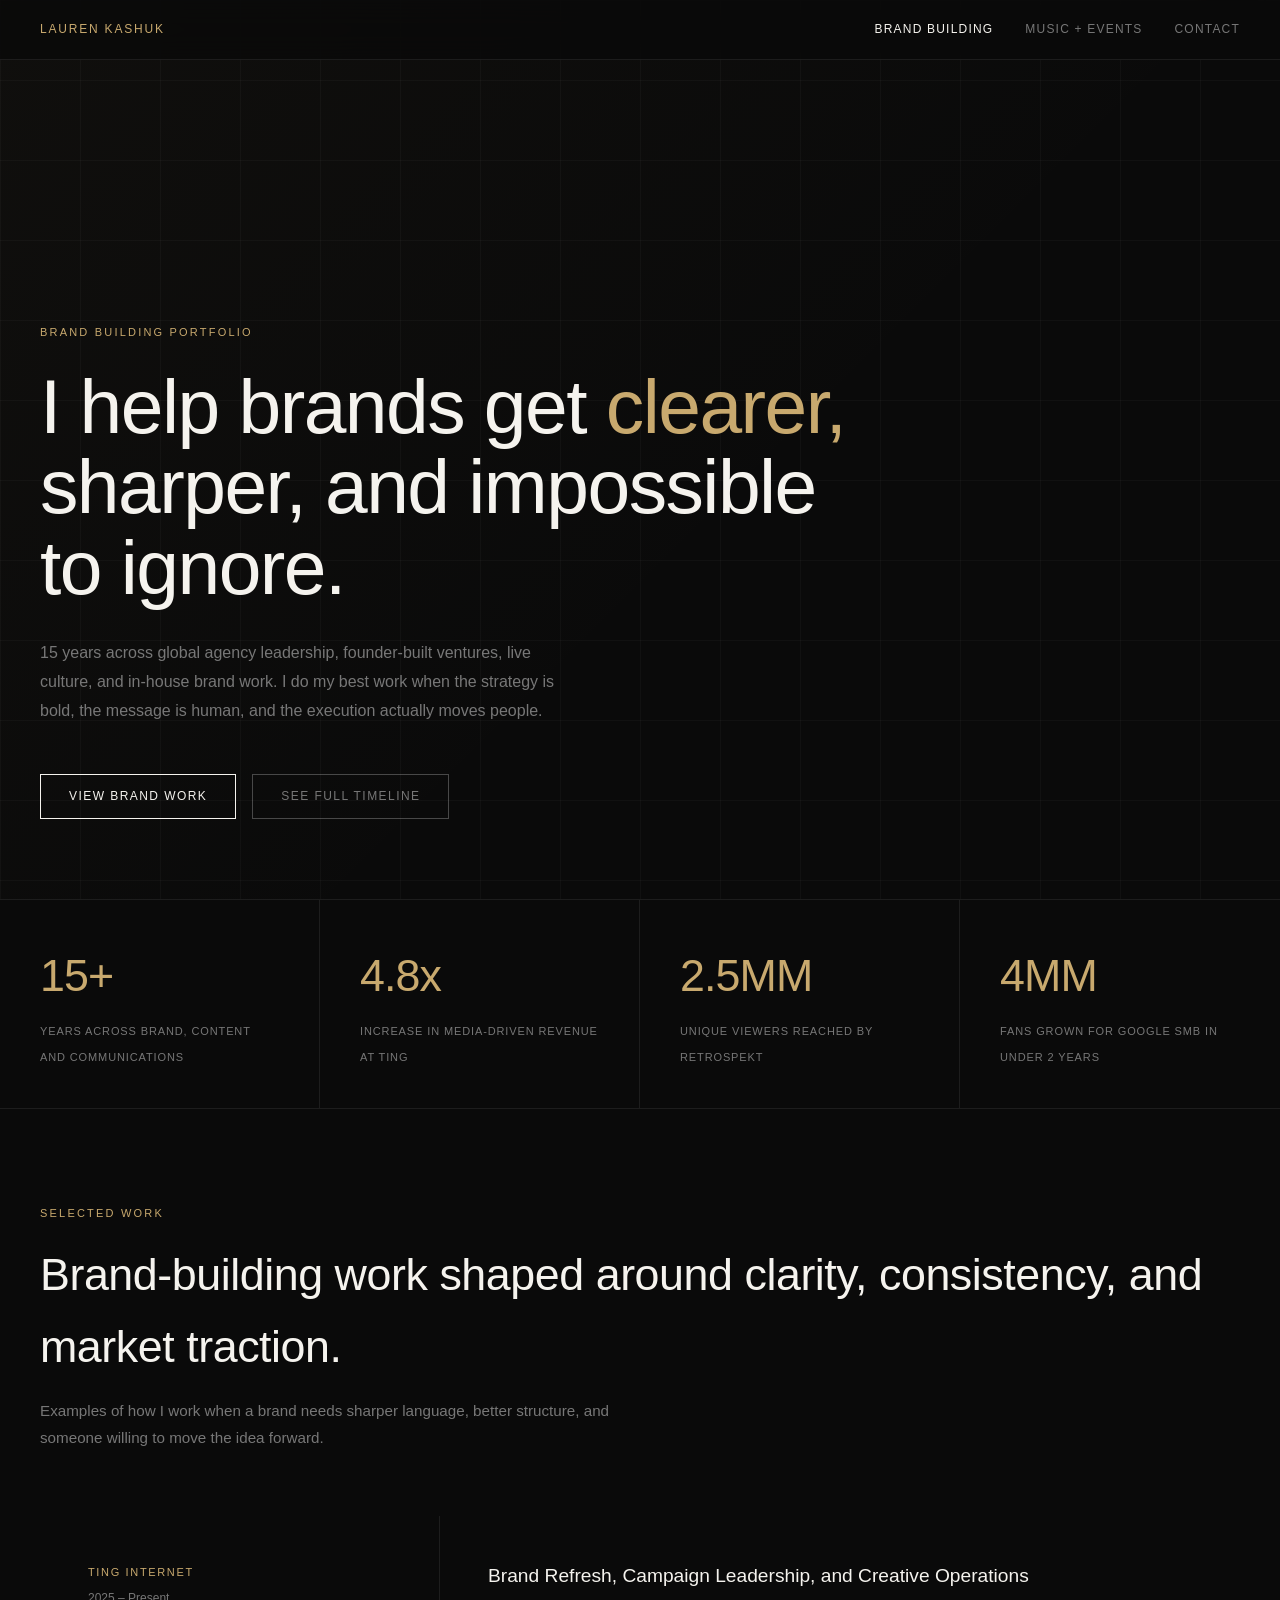
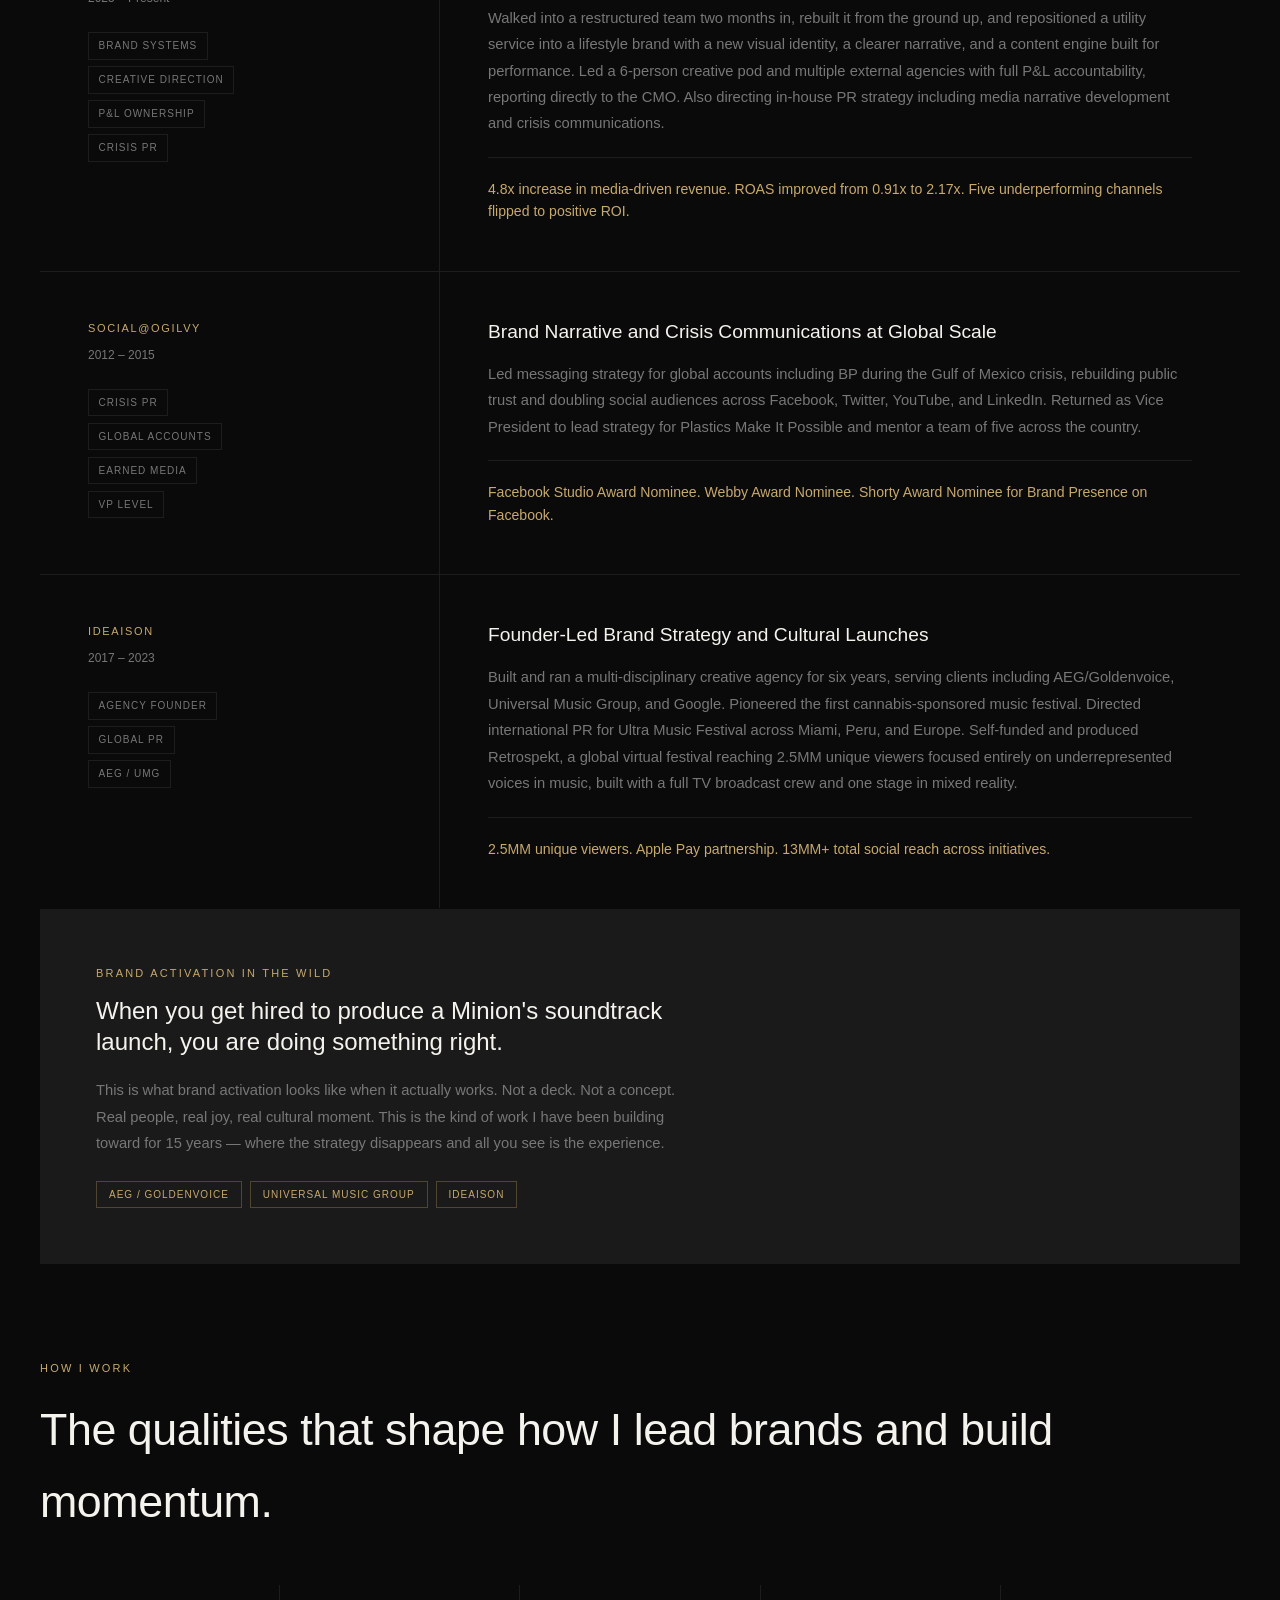
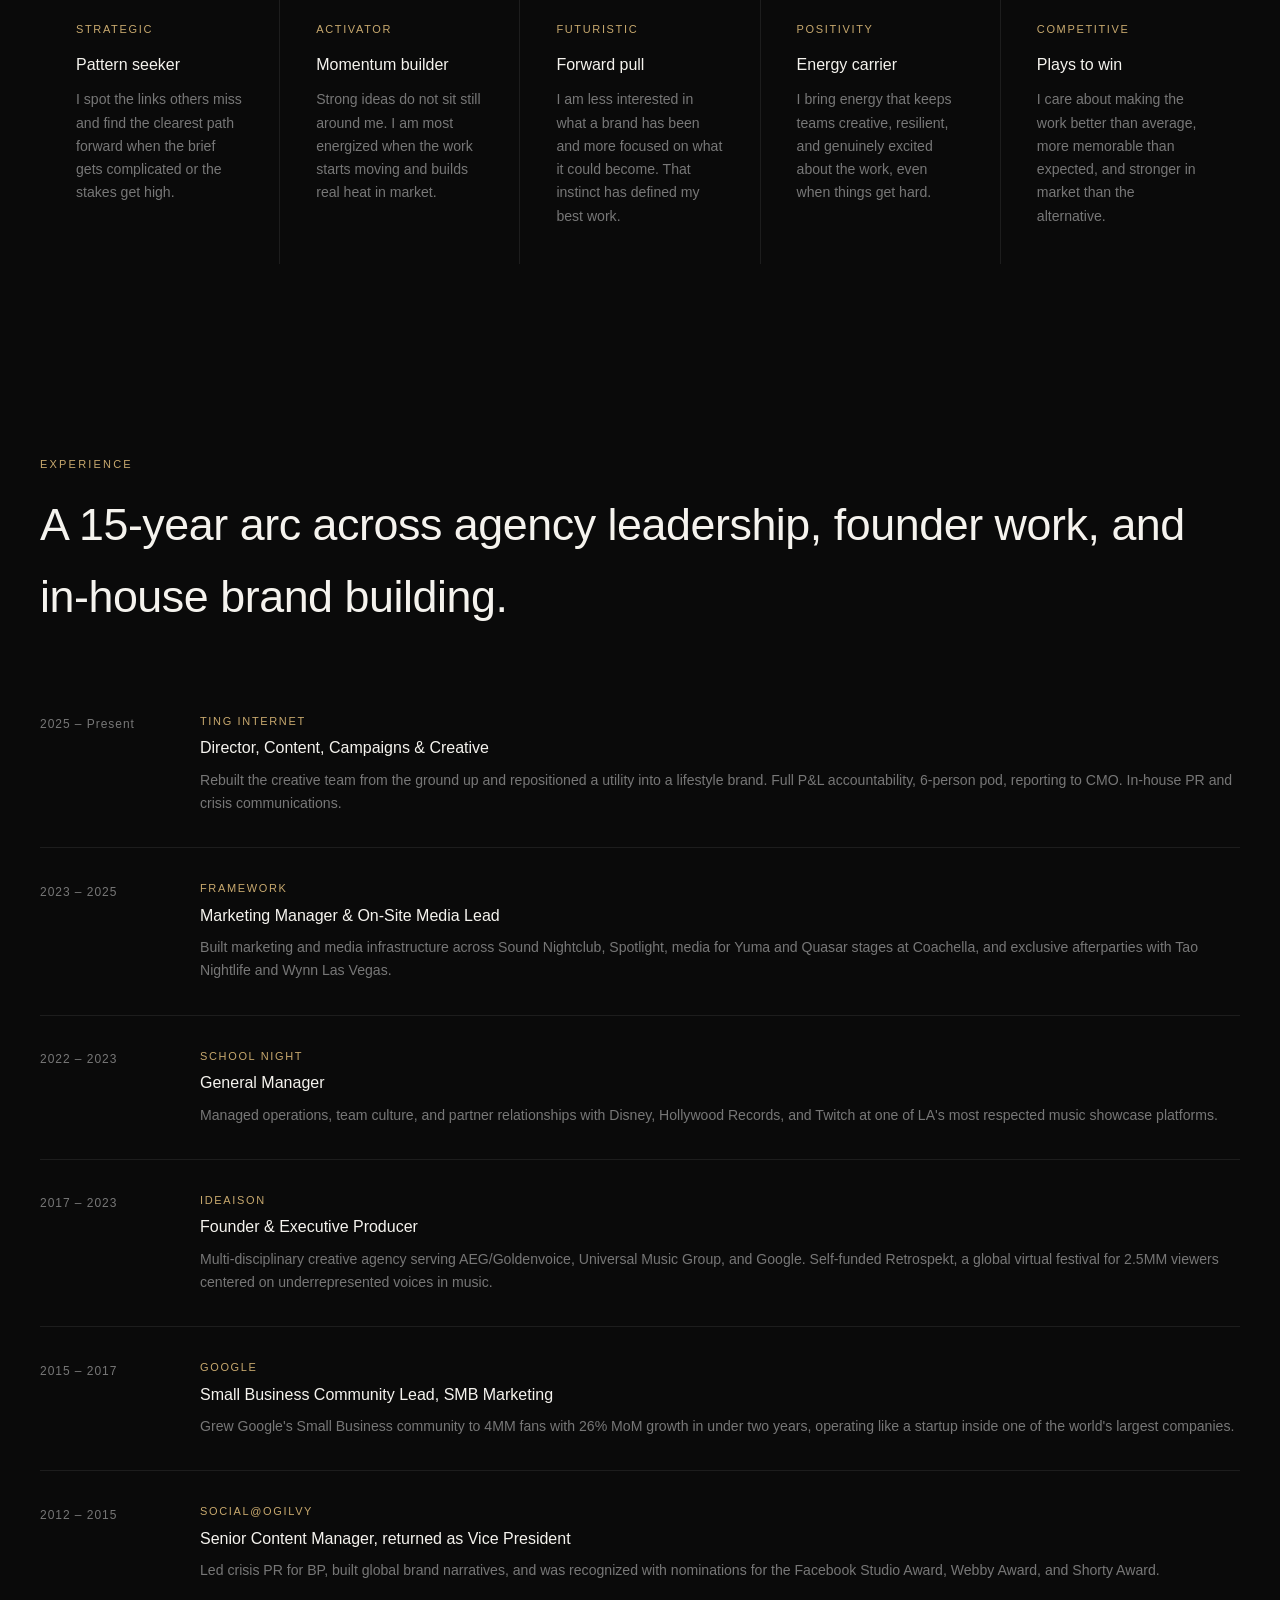
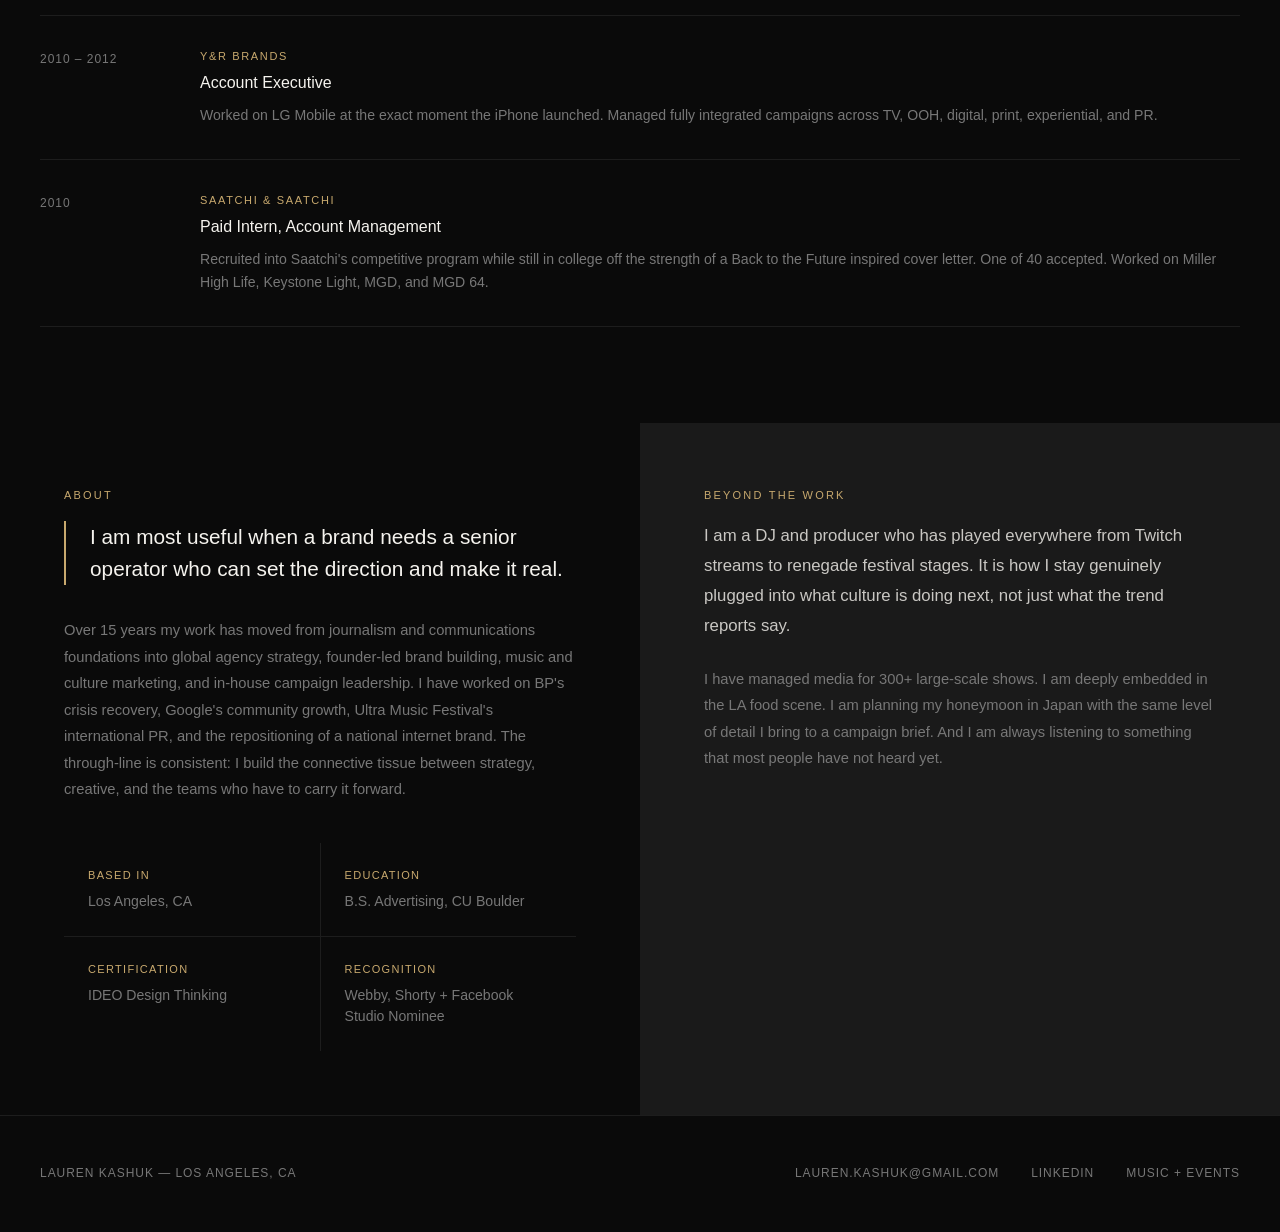
<file: portfolio_index.html>
<!DOCTYPE html>
<html lang="en">
<head>
<meta charset="UTF-8">
<meta name="viewport" content="width=device-width, initial-scale=1.0">
<meta name="description" content="Brand building portfolio for Lauren Kashuk featuring strategy, positioning, and cross-channel brand work.">
<title>Lauren Kashuk | Brand Building</title>
<style>
*{margin:0;padding:0;box-sizing:border-box}
:root{--black:#0a0a0a;--white:#f5f3ee;--accent:#c8a96e;--mid:#1a1a1a;--muted:#777;--border:rgba(255,255,255,0.08)}
html{scroll-behavior:smooth}
body{background:var(--black);color:var(--white);font-family:'Helvetica Neue',Helvetica,Arial,sans-serif;font-size:16px;line-height:1.6}
a{color:inherit;text-decoration:none}

nav{position:fixed;top:0;left:0;right:0;z-index:100;display:flex;justify-content:space-between;align-items:center;padding:1.25rem 2.5rem;background:rgba(10,10,10,0.85);backdrop-filter:blur(16px);border-bottom:1px solid var(--border)}
.nav-logo{font-size:12px;letter-spacing:0.15em;text-transform:uppercase;color:var(--accent)}
.nav-links{display:flex;gap:2rem}
.nav-links a{font-size:12px;letter-spacing:0.1em;text-transform:uppercase;color:var(--muted);transition:color 0.2s}
.nav-links a:hover,.nav-links a.active{color:var(--white)}

.hero{min-height:100vh;display:flex;flex-direction:column;justify-content:flex-end;padding:0 2.5rem 5rem;position:relative;overflow:hidden;border-bottom:1px solid var(--border)}
.hero-bg{position:absolute;inset:0;background:linear-gradient(135deg,rgba(200,169,110,0.03) 0%,transparent 60%)}
.hero-grid-lines{position:absolute;inset:0;background-image:linear-gradient(var(--border) 1px,transparent 1px),linear-gradient(90deg,var(--border) 1px,transparent 1px);background-size:80px 80px;opacity:0.4}
.hero-eyebrow{font-size:11px;letter-spacing:0.2em;text-transform:uppercase;color:var(--accent);margin-bottom:1.5rem;position:relative}
.hero-headline{font-size:clamp(2.8rem,6vw,5.5rem);font-weight:300;line-height:1.05;letter-spacing:-0.02em;max-width:900px;margin-bottom:2rem;position:relative}
.hero-headline em{font-style:normal;color:var(--accent)}
.hero-sub{font-size:1rem;color:var(--muted);max-width:540px;line-height:1.8;margin-bottom:3rem;position:relative}
.hero-ctas{display:flex;gap:1rem;flex-wrap:wrap;position:relative}
.btn{display:inline-block;padding:0.75rem 1.75rem;font-size:12px;letter-spacing:0.12em;text-transform:uppercase;border:1px solid var(--white);transition:all 0.2s}
.btn:hover{background:var(--white);color:var(--black)}
.btn-ghost{border-color:rgba(255,255,255,0.25);color:var(--muted)}
.btn-ghost:hover{border-color:var(--white);color:var(--white);background:transparent}

.stats-bar{display:grid;grid-template-columns:repeat(4,1fr);border-bottom:1px solid var(--border)}
.stat{padding:2.5rem;border-right:1px solid var(--border)}
.stat:last-child{border-right:none}
.stat-num{font-size:2.8rem;font-weight:300;letter-spacing:-0.02em;color:var(--accent);display:block;margin-bottom:0.35rem}
.stat-label{font-size:11px;letter-spacing:0.08em;text-transform:uppercase;color:var(--muted);line-height:1.4}

section{padding:6rem 2.5rem}
.section-eyebrow{font-size:11px;letter-spacing:0.2em;text-transform:uppercase;color:var(--accent);margin-bottom:1rem}
.section-headline{font-size:clamp(1.8rem,3.5vw,2.8rem);font-weight:300;letter-spacing:-0.01em;margin-bottom:1rem}
.section-sub{color:var(--muted);max-width:600px;margin-bottom:4rem;line-height:1.75;font-size:0.95rem}

.work-grid{display:grid;gap:1px;background:var(--border)}
.work-item{background:var(--black);display:grid;grid-template-columns:1fr 2fr;transition:background 0.2s}
.work-item:hover{background:rgba(255,255,255,0.015)}
.work-item:hover .work-title{color:var(--accent)}
.work-left{padding:3rem;border-right:1px solid var(--border)}
.work-co{font-size:11px;letter-spacing:0.15em;text-transform:uppercase;color:var(--accent);margin-bottom:0.5rem}
.work-years{font-size:12px;color:var(--muted);margin-bottom:1.5rem}
.work-tags{display:flex;flex-direction:column;gap:0.4rem}
.tag{font-size:10px;letter-spacing:0.1em;text-transform:uppercase;color:var(--muted);border:1px solid var(--border);padding:0.3rem 0.6rem;display:inline-block;width:fit-content}
.work-right{padding:3rem}
.work-title{font-size:1.2rem;font-weight:400;margin-bottom:1rem;transition:color 0.2s;line-height:1.3}
.work-body{color:var(--muted);line-height:1.8;font-size:0.92rem}
.work-result{margin-top:1.25rem;padding-top:1.25rem;border-top:1px solid var(--border);font-size:0.88rem;color:var(--accent)}

.activation-feature{margin-top:1px;background:var(--mid);padding:3.5rem}
.activation-eyebrow{font-size:11px;letter-spacing:0.2em;text-transform:uppercase;color:var(--accent);margin-bottom:0.75rem}
.activation-headline{font-size:1.5rem;font-weight:300;line-height:1.3;margin-bottom:1.25rem;max-width:600px}
.activation-body{color:var(--muted);line-height:1.8;font-size:0.92rem;max-width:600px}
.activation-partners{margin-top:1.5rem;display:flex;gap:0.5rem;flex-wrap:wrap}
.partner-tag{font-size:10px;letter-spacing:0.1em;text-transform:uppercase;border:1px solid rgba(200,169,110,0.3);color:var(--accent);padding:0.3rem 0.75rem}

.strengths{display:grid;grid-template-columns:repeat(auto-fit,minmax(180px,1fr));gap:1px;background:var(--border);margin-top:3rem}
.strength{background:var(--black);padding:2.25rem;transition:background 0.2s}
.strength:hover{background:var(--mid)}
.strength-icon{font-size:11px;letter-spacing:0.15em;text-transform:uppercase;color:var(--accent);margin-bottom:0.85rem}
.strength-title{font-size:1rem;font-weight:400;margin-bottom:0.65rem}
.strength-body{font-size:0.88rem;color:var(--muted);line-height:1.65}

.timeline{margin-top:3rem}
.tl-item{display:grid;grid-template-columns:160px 1fr;border-bottom:1px solid var(--border);padding:2rem 0;transition:background 0.2s}
.tl-item:hover{background:rgba(255,255,255,0.015)}
.tl-year{font-size:12px;color:var(--muted);letter-spacing:0.08em;padding-top:0.15rem}
.tl-co{font-size:11px;letter-spacing:0.15em;text-transform:uppercase;color:var(--accent);margin-bottom:0.3rem}
.tl-title{font-size:1rem;font-weight:400;margin-bottom:0.5rem}
.tl-body{font-size:0.88rem;color:var(--muted);line-height:1.65}

.about-split{display:grid;grid-template-columns:1fr 1fr;gap:0;background:var(--border)}
.about-left{background:var(--black);padding:4rem}
.about-right{background:var(--mid);padding:4rem}
.about-quote{font-size:1.3rem;font-weight:300;line-height:1.55;border-left:2px solid var(--accent);padding-left:1.5rem;margin-bottom:2rem;color:var(--white)}
.about-body{color:var(--muted);line-height:1.8;font-size:0.92rem;margin-bottom:1.5rem}
.about-cells{display:grid;grid-template-columns:1fr 1fr;gap:1px;background:var(--border);margin-top:2.5rem}
.about-cell{background:var(--black);padding:1.5rem}
.about-cell-label{font-size:11px;letter-spacing:0.12em;text-transform:uppercase;color:var(--accent);margin-bottom:0.4rem}
.about-cell-val{font-size:0.88rem;color:var(--muted);line-height:1.5}

footer{padding:3rem 2.5rem;border-top:1px solid var(--border);display:flex;justify-content:space-between;align-items:center;flex-wrap:wrap;gap:1rem}
.footer-left{font-size:12px;letter-spacing:0.08em;text-transform:uppercase;color:var(--muted)}
.footer-links{display:flex;gap:2rem}
.footer-links a{font-size:12px;letter-spacing:0.08em;text-transform:uppercase;color:var(--muted);border-bottom:1px solid transparent;transition:all 0.2s}
.footer-links a:hover{color:var(--white);border-color:var(--white)}

@media(max-width:768px){
  nav{padding:1rem 1.25rem}
  .hero{padding:0 1.25rem 4rem}
  .stats-bar{grid-template-columns:1fr 1fr}
  .stat{padding:1.75rem 1.25rem}
  section{padding:4rem 1.25rem}
  .work-item{grid-template-columns:1fr}
  .work-left{border-right:none;border-bottom:1px solid var(--border);padding:1.75rem 1.25rem}
  .work-right{padding:1.75rem 1.25rem}
  .activation-feature{padding:2rem 1.25rem}
  .about-split{grid-template-columns:1fr}
  .about-left,.about-right{padding:2.5rem 1.25rem}
  .tl-item{grid-template-columns:90px 1fr}
  footer{padding:2rem 1.25rem}
}
</style>
</head>
<body>

<nav>
  <a class="nav-logo" href="index.html">Lauren Kashuk</a>
  <div class="nav-links">
    <a href="index.html" class="active">Brand Building</a>
    <a href="music-events.html">Music + Events</a>
    <a href="#contact">Contact</a>
  </div>
</nav>

<section class="hero">
  <div class="hero-bg"></div>
  <div class="hero-grid-lines"></div>
  <p class="hero-eyebrow">Brand Building Portfolio</p>
  <h1 class="hero-headline">I help brands get <em>clearer,</em><br>sharper, and impossible<br>to ignore.</h1>
  <p class="hero-sub">15 years across global agency leadership, founder-built ventures, live culture, and in-house brand work. I do my best work when the strategy is bold, the message is human, and the execution actually moves people.</p>
  <div class="hero-ctas">
    <a href="#work" class="btn">View Brand Work</a>
    <a href="#timeline" class="btn btn-ghost">See Full Timeline</a>
  </div>
</section>

<div class="stats-bar">
  <div class="stat">
    <span class="stat-num">15+</span>
    <span class="stat-label">Years across brand, content and communications</span>
  </div>
  <div class="stat">
    <span class="stat-num">4.8x</span>
    <span class="stat-label">Increase in media-driven revenue at Ting</span>
  </div>
  <div class="stat">
    <span class="stat-num">2.5MM</span>
    <span class="stat-label">Unique viewers reached by Retrospekt</span>
  </div>
  <div class="stat">
    <span class="stat-num">4MM</span>
    <span class="stat-label">Fans grown for Google SMB in under 2 years</span>
  </div>
</div>

<section id="work">
  <p class="section-eyebrow">Selected Work</p>
  <h2 class="section-headline">Brand-building work shaped around clarity, consistency, and market traction.</h2>
  <p class="section-sub">Examples of how I work when a brand needs sharper language, better structure, and someone willing to move the idea forward.</p>

  <div class="work-grid">
    <div class="work-item">
      <div class="work-left">
        <p class="work-co">Ting Internet</p>
        <p class="work-years">2025 – Present</p>
        <div class="work-tags">
          <span class="tag">Brand Systems</span>
          <span class="tag">Creative Direction</span>
          <span class="tag">P&L Ownership</span>
          <span class="tag">Crisis PR</span>
        </div>
      </div>
      <div class="work-right">
        <h3 class="work-title">Brand Refresh, Campaign Leadership, and Creative Operations</h3>
        <p class="work-body">Walked into a restructured team two months in, rebuilt it from the ground up, and repositioned a utility service into a lifestyle brand with a new visual identity, a clearer narrative, and a content engine built for performance. Led a 6-person creative pod and multiple external agencies with full P&L accountability, reporting directly to the CMO. Also directing in-house PR strategy including media narrative development and crisis communications.</p>
        <p class="work-result">4.8x increase in media-driven revenue. ROAS improved from 0.91x to 2.17x. Five underperforming channels flipped to positive ROI.</p>
      </div>
    </div>

    <div class="work-item">
      <div class="work-left">
        <p class="work-co">Social@Ogilvy</p>
        <p class="work-years">2012 – 2015</p>
        <div class="work-tags">
          <span class="tag">Crisis PR</span>
          <span class="tag">Global Accounts</span>
          <span class="tag">Earned Media</span>
          <span class="tag">VP Level</span>
        </div>
      </div>
      <div class="work-right">
        <h3 class="work-title">Brand Narrative and Crisis Communications at Global Scale</h3>
        <p class="work-body">Led messaging strategy for global accounts including BP during the Gulf of Mexico crisis, rebuilding public trust and doubling social audiences across Facebook, Twitter, YouTube, and LinkedIn. Returned as Vice President to lead strategy for Plastics Make It Possible and mentor a team of five across the country.</p>
        <p class="work-result">Facebook Studio Award Nominee. Webby Award Nominee. Shorty Award Nominee for Brand Presence on Facebook.</p>
      </div>
    </div>

    <div class="work-item">
      <div class="work-left">
        <p class="work-co">Ideaison</p>
        <p class="work-years">2017 – 2023</p>
        <div class="work-tags">
          <span class="tag">Agency Founder</span>
          <span class="tag">Global PR</span>
          <span class="tag">AEG / UMG</span>
        </div>
      </div>
      <div class="work-right">
        <h3 class="work-title">Founder-Led Brand Strategy and Cultural Launches</h3>
        <p class="work-body">Built and ran a multi-disciplinary creative agency for six years, serving clients including AEG/Goldenvoice, Universal Music Group, and Google. Pioneered the first cannabis-sponsored music festival. Directed international PR for Ultra Music Festival across Miami, Peru, and Europe. Self-funded and produced Retrospekt, a global virtual festival reaching 2.5MM unique viewers focused entirely on underrepresented voices in music, built with a full TV broadcast crew and one stage in mixed reality.</p>
        <p class="work-result">2.5MM unique viewers. Apple Pay partnership. 13MM+ total social reach across initiatives.</p>
      </div>
    </div>
  </div>

  <div class="activation-feature">
    <p class="activation-eyebrow">Brand Activation in the Wild</p>
    <h3 class="activation-headline">When you get hired to produce a Minion's soundtrack launch, you are doing something right.</h3>
    <p class="activation-body">This is what brand activation looks like when it actually works. Not a deck. Not a concept. Real people, real joy, real cultural moment. This is the kind of work I have been building toward for 15 years — where the strategy disappears and all you see is the experience.</p>
    <div class="activation-partners">
      <span class="partner-tag">AEG / Goldenvoice</span>
      <span class="partner-tag">Universal Music Group</span>
      <span class="partner-tag">Ideaison</span>
    </div>
  </div>
</section>

<section style="padding-top:0">
  <p class="section-eyebrow">How I Work</p>
  <h2 class="section-headline">The qualities that shape how I lead brands and build momentum.</h2>
  <div class="strengths">
    <div class="strength">
      <p class="strength-icon">Strategic</p>
      <h3 class="strength-title">Pattern seeker</h3>
      <p class="strength-body">I spot the links others miss and find the clearest path forward when the brief gets complicated or the stakes get high.</p>
    </div>
    <div class="strength">
      <p class="strength-icon">Activator</p>
      <h3 class="strength-title">Momentum builder</h3>
      <p class="strength-body">Strong ideas do not sit still around me. I am most energized when the work starts moving and builds real heat in market.</p>
    </div>
    <div class="strength">
      <p class="strength-icon">Futuristic</p>
      <h3 class="strength-title">Forward pull</h3>
      <p class="strength-body">I am less interested in what a brand has been and more focused on what it could become. That instinct has defined my best work.</p>
    </div>
    <div class="strength">
      <p class="strength-icon">Positivity</p>
      <h3 class="strength-title">Energy carrier</h3>
      <p class="strength-body">I bring energy that keeps teams creative, resilient, and genuinely excited about the work, even when things get hard.</p>
    </div>
    <div class="strength">
      <p class="strength-icon">Competitive</p>
      <h3 class="strength-title">Plays to win</h3>
      <p class="strength-body">I care about making the work better than average, more memorable than expected, and stronger in market than the alternative.</p>
    </div>
  </div>
</section>

<section id="timeline">
  <p class="section-eyebrow">Experience</p>
  <h2 class="section-headline">A 15-year arc across agency leadership, founder work, and in-house brand building.</h2>
  <div class="timeline">
    <div class="tl-item">
      <div class="tl-year">2025 – Present</div>
      <div class="tl-content">
        <p class="tl-co">Ting Internet</p>
        <p class="tl-title">Director, Content, Campaigns & Creative</p>
        <p class="tl-body">Rebuilt the creative team from the ground up and repositioned a utility into a lifestyle brand. Full P&L accountability, 6-person pod, reporting to CMO. In-house PR and crisis communications.</p>
      </div>
    </div>
    <div class="tl-item">
      <div class="tl-year">2023 – 2025</div>
      <div class="tl-content">
        <p class="tl-co">Framework</p>
        <p class="tl-title">Marketing Manager & On-Site Media Lead</p>
        <p class="tl-body">Built marketing and media infrastructure across Sound Nightclub, Spotlight, media for Yuma and Quasar stages at Coachella, and exclusive afterparties with Tao Nightlife and Wynn Las Vegas.</p>
      </div>
    </div>
    <div class="tl-item">
      <div class="tl-year">2022 – 2023</div>
      <div class="tl-content">
        <p class="tl-co">School Night</p>
        <p class="tl-title">General Manager</p>
        <p class="tl-body">Managed operations, team culture, and partner relationships with Disney, Hollywood Records, and Twitch at one of LA's most respected music showcase platforms.</p>
      </div>
    </div>
    <div class="tl-item">
      <div class="tl-year">2017 – 2023</div>
      <div class="tl-content">
        <p class="tl-co">Ideaison</p>
        <p class="tl-title">Founder & Executive Producer</p>
        <p class="tl-body">Multi-disciplinary creative agency serving AEG/Goldenvoice, Universal Music Group, and Google. Self-funded Retrospekt, a global virtual festival for 2.5MM viewers centered on underrepresented voices in music.</p>
      </div>
    </div>
    <div class="tl-item">
      <div class="tl-year">2015 – 2017</div>
      <div class="tl-content">
        <p class="tl-co">Google</p>
        <p class="tl-title">Small Business Community Lead, SMB Marketing</p>
        <p class="tl-body">Grew Google's Small Business community to 4MM fans with 26% MoM growth in under two years, operating like a startup inside one of the world's largest companies.</p>
      </div>
    </div>
    <div class="tl-item">
      <div class="tl-year">2012 – 2015</div>
      <div class="tl-content">
        <p class="tl-co">Social@Ogilvy</p>
        <p class="tl-title">Senior Content Manager, returned as Vice President</p>
        <p class="tl-body">Led crisis PR for BP, built global brand narratives, and was recognized with nominations for the Facebook Studio Award, Webby Award, and Shorty Award.</p>
      </div>
    </div>
    <div class="tl-item">
      <div class="tl-year">2010 – 2012</div>
      <div class="tl-content">
        <p class="tl-co">Y&R Brands</p>
        <p class="tl-title">Account Executive</p>
        <p class="tl-body">Worked on LG Mobile at the exact moment the iPhone launched. Managed fully integrated campaigns across TV, OOH, digital, print, experiential, and PR.</p>
      </div>
    </div>
    <div class="tl-item">
      <div class="tl-year">2010</div>
      <div class="tl-content">
        <p class="tl-co">Saatchi & Saatchi</p>
        <p class="tl-title">Paid Intern, Account Management</p>
        <p class="tl-body">Recruited into Saatchi's competitive program while still in college off the strength of a Back to the Future inspired cover letter. One of 40 accepted. Worked on Miller High Life, Keystone Light, MGD, and MGD 64.</p>
      </div>
    </div>
  </div>
</section>

<div class="about-split" id="about">
  <div class="about-left">
    <p class="section-eyebrow">About</p>
    <blockquote class="about-quote">I am most useful when a brand needs a senior operator who can set the direction and make it real.</blockquote>
    <p class="about-body">Over 15 years my work has moved from journalism and communications foundations into global agency strategy, founder-led brand building, music and culture marketing, and in-house campaign leadership. I have worked on BP's crisis recovery, Google's community growth, Ultra Music Festival's international PR, and the repositioning of a national internet brand. The through-line is consistent: I build the connective tissue between strategy, creative, and the teams who have to carry it forward.</p>
    <div class="about-cells">
      <div class="about-cell">
        <p class="about-cell-label">Based in</p>
        <p class="about-cell-val">Los Angeles, CA</p>
      </div>
      <div class="about-cell">
        <p class="about-cell-label">Education</p>
        <p class="about-cell-val">B.S. Advertising, CU Boulder</p>
      </div>
      <div class="about-cell">
        <p class="about-cell-label">Certification</p>
        <p class="about-cell-val">IDEO Design Thinking</p>
      </div>
      <div class="about-cell">
        <p class="about-cell-label">Recognition</p>
        <p class="about-cell-val">Webby, Shorty + Facebook Studio Nominee</p>
      </div>
    </div>
  </div>
  <div class="about-right">
    <p class="section-eyebrow">Beyond the work</p>
    <p class="about-body" style="font-size:1.05rem;color:rgba(245,243,238,0.8)">I am a DJ and producer who has played everywhere from Twitch streams to renegade festival stages. It is how I stay genuinely plugged into what culture is doing next, not just what the trend reports say.</p>
    <p class="about-body">I have managed media for 300+ large-scale shows. I am deeply embedded in the LA food scene. I am planning my honeymoon in Japan with the same level of detail I bring to a campaign brief. And I am always listening to something that most people have not heard yet.</p>
  </div>
</div>

<footer id="contact">
  <div class="footer-left">Lauren Kashuk — Los Angeles, CA</div>
  <div class="footer-links">
    <a href="mailto:lauren.kashuk@gmail.com">lauren.kashuk@gmail.com</a>
    <a href="https://www.linkedin.com/in/laurenkashuk/" target="_blank">LinkedIn</a>
    <a href="music-events.html">Music + Events</a>
  </div>
</footer>

</body>
</html>
</file>
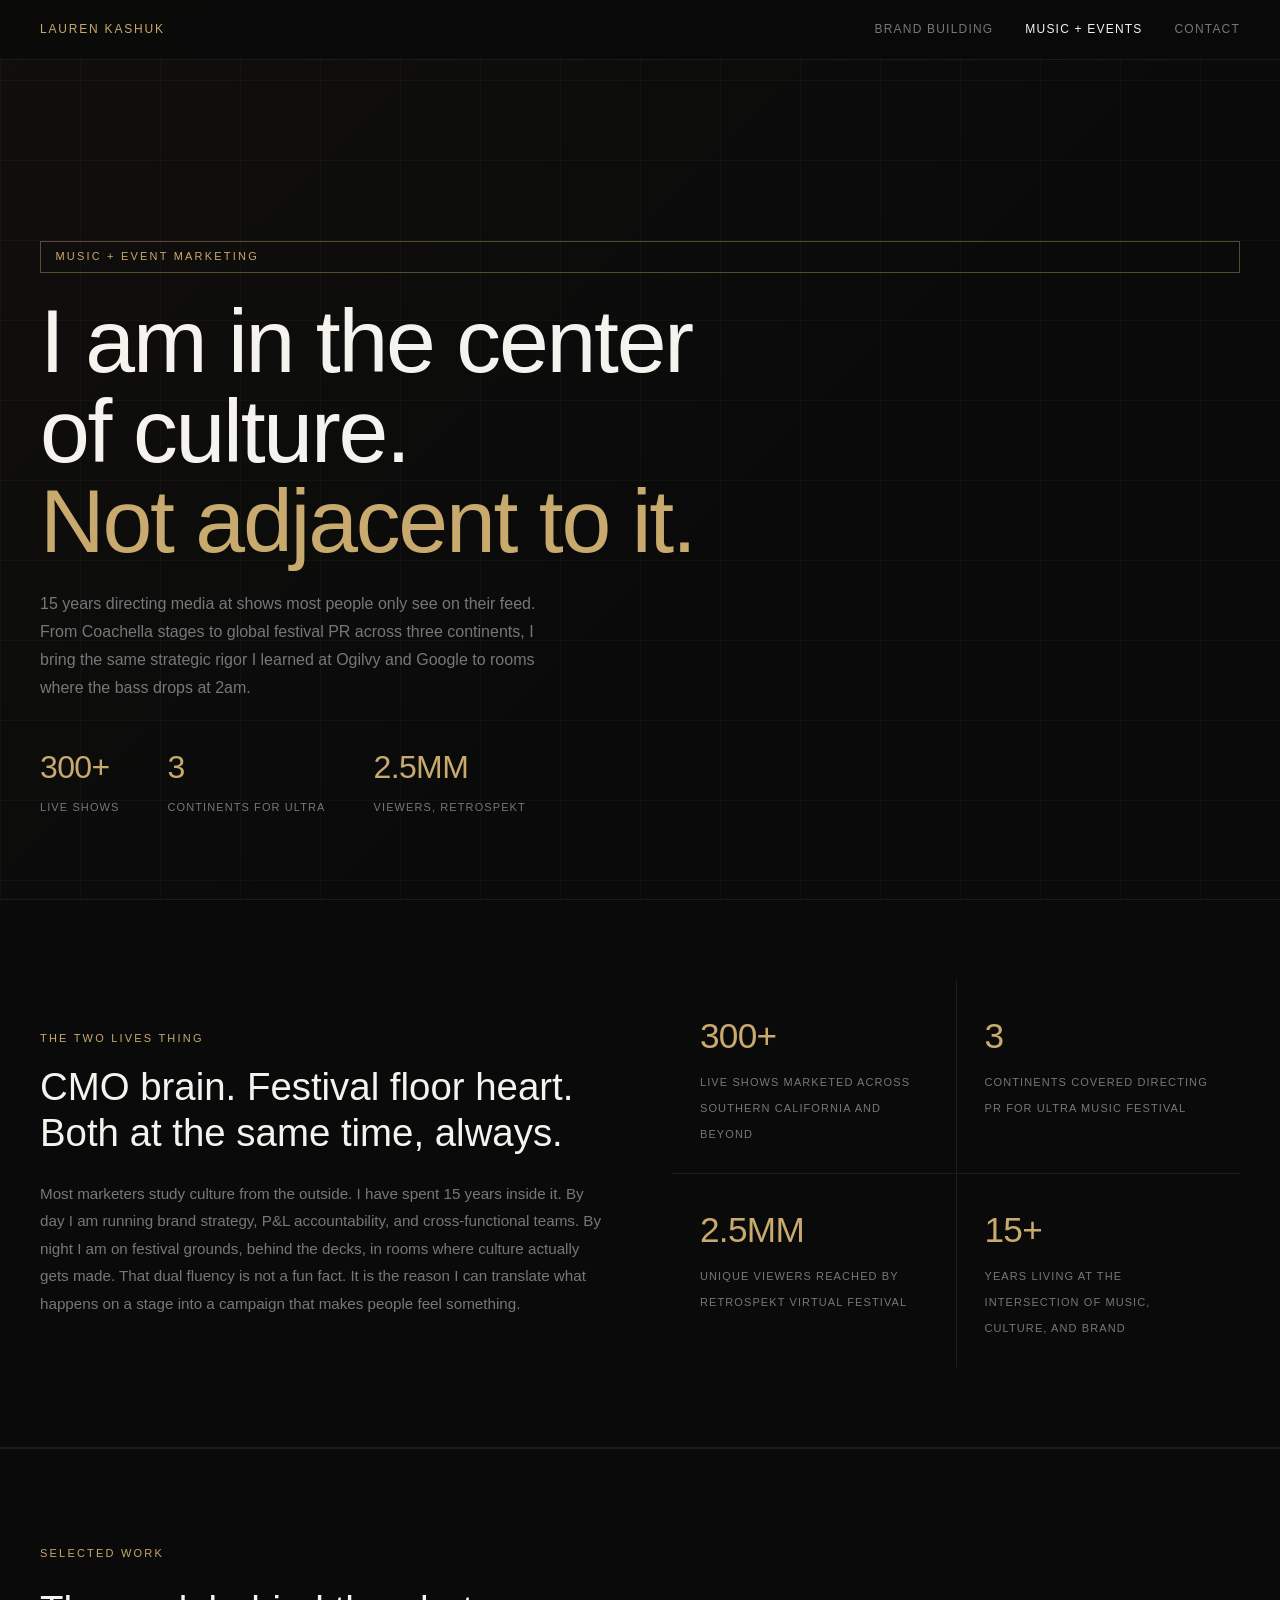
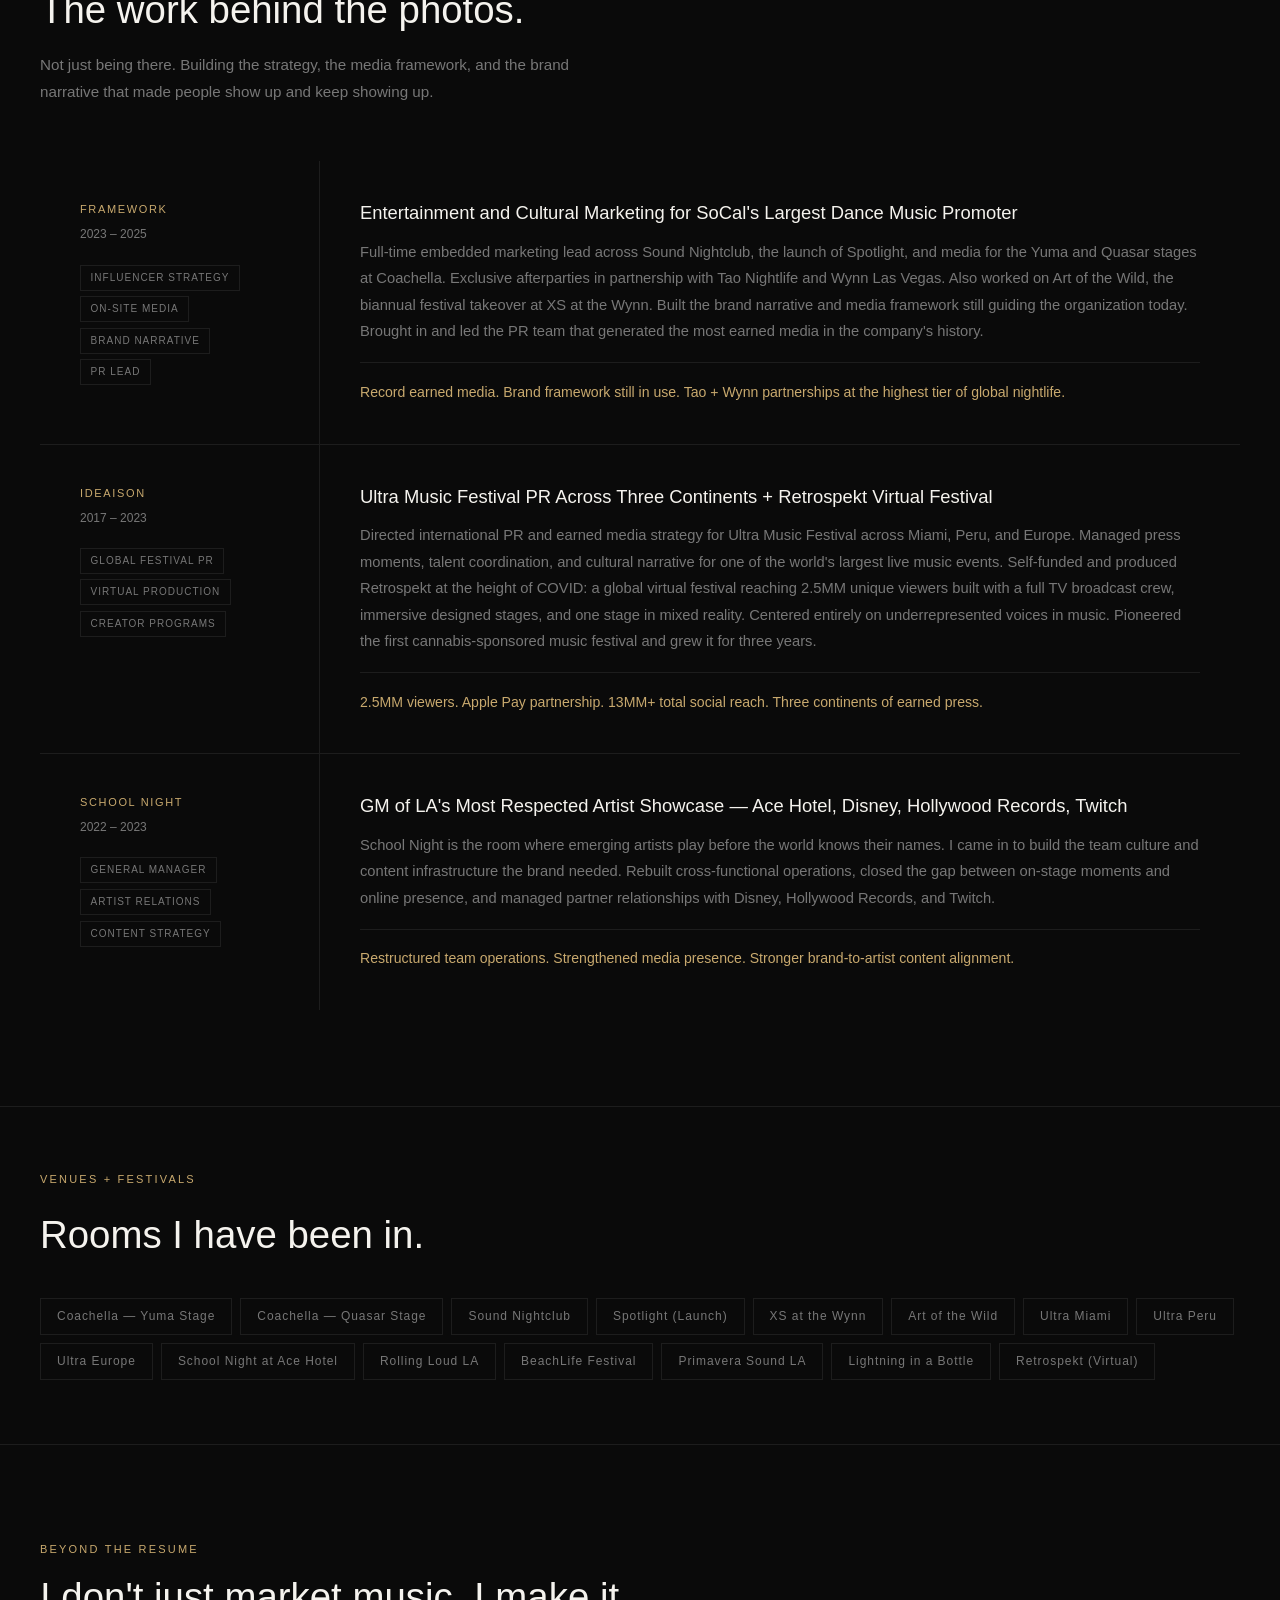
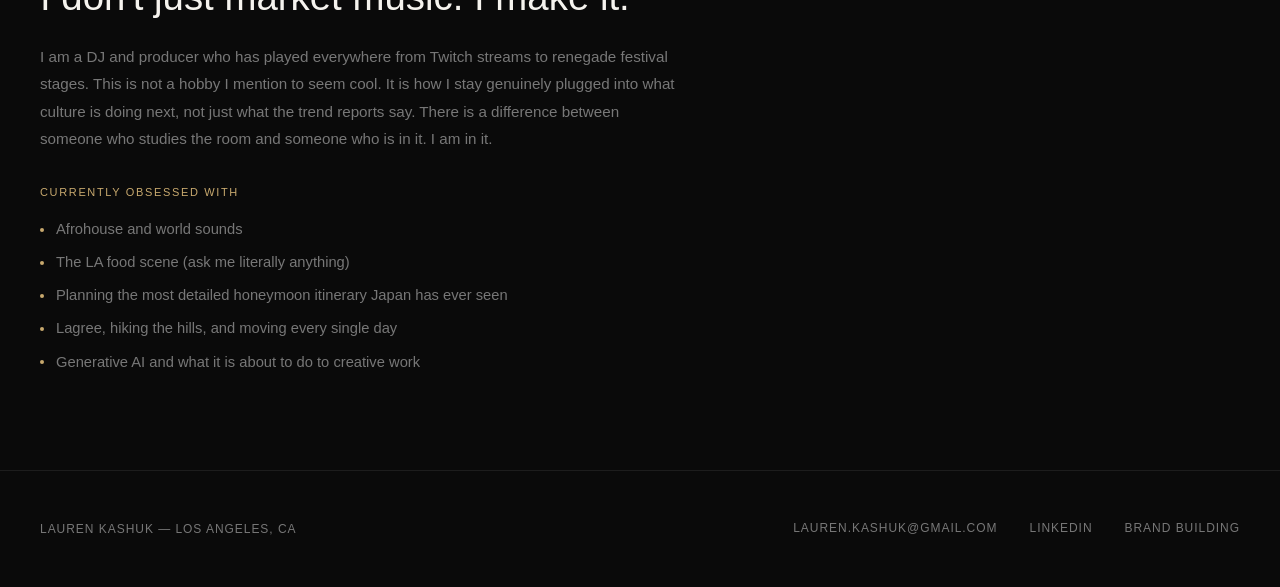
<file: portfolio_music.html>
<!DOCTYPE html>
<html lang="en">
<head>
<meta charset="UTF-8">
<meta name="viewport" content="width=device-width, initial-scale=1.0">
<meta name="description" content="Music and event marketing portfolio for Lauren Kashuk.">
<title>Lauren Kashuk | Music + Events</title>
<style>
*{margin:0;padding:0;box-sizing:border-box}
:root{--black:#0a0a0a;--white:#f5f3ee;--accent:#c8a96e;--mid:#1a1a1a;--muted:#777;--border:rgba(255,255,255,0.08)}
html{scroll-behavior:smooth}
body{background:var(--black);color:var(--white);font-family:'Helvetica Neue',Helvetica,Arial,sans-serif;font-size:16px;line-height:1.6}
a{color:inherit;text-decoration:none}

nav{position:fixed;top:0;left:0;right:0;z-index:100;display:flex;justify-content:space-between;align-items:center;padding:1.25rem 2.5rem;background:rgba(10,10,10,0.85);backdrop-filter:blur(16px);border-bottom:1px solid var(--border)}
.nav-logo{font-size:12px;letter-spacing:0.15em;text-transform:uppercase;color:var(--accent)}
.nav-links{display:flex;gap:2rem}
.nav-links a{font-size:12px;letter-spacing:0.1em;text-transform:uppercase;color:var(--muted);transition:color 0.2s}
.nav-links a:hover,.nav-links a.active{color:var(--white)}

.hero{min-height:100vh;display:flex;flex-direction:column;justify-content:flex-end;padding:0 2.5rem 5rem;position:relative;overflow:hidden;border-bottom:1px solid var(--border)}
.hero-bg{position:absolute;inset:0;background:linear-gradient(135deg,rgba(200,169,110,0.03) 0%,transparent 60%)}
.hero-grid-lines{position:absolute;inset:0;background-image:linear-gradient(var(--border) 1px,transparent 1px),linear-gradient(90deg,var(--border) 1px,transparent 1px);background-size:80px 80px;opacity:0.4}
.hero-tag{display:inline-block;font-size:11px;letter-spacing:0.2em;text-transform:uppercase;color:var(--accent);border:1px solid rgba(200,169,110,0.4);padding:0.4rem 0.9rem;margin-bottom:1.5rem;position:relative}
.hero-headline{font-size:clamp(3rem,7vw,6.5rem);font-weight:300;line-height:1.0;letter-spacing:-0.025em;max-width:850px;margin-bottom:1.5rem;position:relative}
.hero-headline em{font-style:normal;color:var(--accent)}
.hero-sub{font-size:1rem;color:var(--muted);max-width:520px;line-height:1.75;margin-bottom:2.5rem;position:relative}
.hero-stats{display:flex;gap:3rem;flex-wrap:wrap;position:relative}
.hero-stat-num{font-size:2rem;font-weight:300;color:var(--accent);display:block;letter-spacing:-0.02em}
.hero-stat-label{font-size:11px;letter-spacing:0.1em;text-transform:uppercase;color:var(--muted)}

.intro{padding:5rem 2.5rem;display:grid;grid-template-columns:1fr 1fr;gap:4rem;align-items:center;border-bottom:1px solid var(--border)}
.intro-eyebrow{font-size:11px;letter-spacing:0.2em;text-transform:uppercase;color:var(--accent);margin-bottom:1rem}
.intro-headline{font-size:clamp(1.6rem,3vw,2.4rem);font-weight:300;line-height:1.2;margin-bottom:1.5rem}
.intro-body{color:var(--muted);line-height:1.8;font-size:0.95rem}
.intro-right{display:grid;grid-template-columns:1fr 1fr;gap:1px;background:var(--border)}
.intro-cell{background:var(--black);padding:1.75rem}
.intro-cell-num{font-size:2.2rem;font-weight:300;color:var(--accent);display:block;letter-spacing:-0.02em;margin-bottom:0.25rem}
.intro-cell-label{font-size:11px;letter-spacing:0.1em;text-transform:uppercase;color:var(--muted);line-height:1.4}

.work-section{padding:6rem 2.5rem;border-top:1px solid var(--border)}
.section-eyebrow{font-size:11px;letter-spacing:0.2em;text-transform:uppercase;color:var(--accent);margin-bottom:1rem}
.section-headline{font-size:clamp(1.6rem,3vw,2.4rem);font-weight:300;margin-bottom:0.75rem}
.section-sub{color:var(--muted);max-width:580px;margin-bottom:3.5rem;font-size:0.95rem;line-height:1.75}
.work-list{display:grid;gap:1px;background:var(--border)}
.work-item{background:var(--black);display:grid;grid-template-columns:280px 1fr;transition:background 0.2s}
.work-item:hover{background:rgba(255,255,255,0.02)}
.work-left{padding:2.5rem;border-right:1px solid var(--border)}
.work-co{font-size:11px;letter-spacing:0.15em;text-transform:uppercase;color:var(--accent);margin-bottom:0.4rem}
.work-years{font-size:12px;color:var(--muted);margin-bottom:1.25rem}
.work-tags{display:flex;flex-direction:column;gap:0.35rem}
.tag{font-size:10px;letter-spacing:0.1em;text-transform:uppercase;color:var(--muted);border:1px solid var(--border);padding:0.25rem 0.6rem;display:inline-block;width:fit-content}
.work-right{padding:2.5rem}
.work-title{font-size:1.15rem;font-weight:400;margin-bottom:0.85rem;line-height:1.3}
.work-body{color:var(--muted);line-height:1.8;font-size:0.92rem}
.work-result{margin-top:1.1rem;padding-top:1.1rem;border-top:1px solid var(--border);font-size:0.88rem;color:var(--accent)}

.venues-section{padding:4rem 2.5rem;border-top:1px solid var(--border)}
.venues-grid{display:flex;flex-wrap:wrap;gap:0.5rem;margin-top:2rem}
.venue-pill{font-size:12px;letter-spacing:0.08em;border:1px solid var(--border);padding:0.5rem 1rem;color:var(--muted);transition:all 0.2s}
.venue-pill:hover{border-color:var(--accent);color:var(--accent)}

.personal{padding:6rem 2.5rem;border-top:1px solid var(--border)}
.personal-eyebrow{font-size:11px;letter-spacing:0.2em;text-transform:uppercase;color:var(--accent);margin-bottom:1rem}
.personal-headline{font-size:clamp(1.8rem,3vw,2.6rem);font-weight:300;line-height:1.15;margin-bottom:1.5rem}
.personal-body{color:var(--muted);line-height:1.8;font-size:0.95rem;margin-bottom:2rem;max-width:640px}
.obsessed-label{font-size:11px;letter-spacing:0.15em;text-transform:uppercase;color:var(--accent);margin-bottom:1rem}
.obsessed-list{list-style:none;display:flex;flex-direction:column;gap:0.6rem;max-width:500px}
.obsessed-list li{font-size:0.92rem;color:var(--muted);padding-left:1rem;position:relative}
.obsessed-list li::before{content:'';position:absolute;left:0;top:0.65em;width:4px;height:4px;border-radius:50%;background:var(--accent)}

footer{padding:3rem 2.5rem;border-top:1px solid var(--border);display:flex;justify-content:space-between;align-items:center;flex-wrap:wrap;gap:1rem}
.footer-left{font-size:12px;letter-spacing:0.08em;text-transform:uppercase;color:var(--muted)}
.footer-links{display:flex;gap:2rem}
.footer-links a{font-size:12px;letter-spacing:0.08em;text-transform:uppercase;color:var(--muted);border-bottom:1px solid transparent;transition:all 0.2s}
.footer-links a:hover{color:var(--white);border-color:var(--white)}

@media(max-width:768px){
  nav{padding:1rem 1.25rem}
  .hero{padding:0 1.25rem 3.5rem}
  .hero-stats{gap:2rem}
  .intro{grid-template-columns:1fr;padding:3.5rem 1.25rem;gap:2.5rem}
  .work-section,.venues-section,.personal{padding:4rem 1.25rem}
  .work-item{grid-template-columns:1fr}
  .work-left{border-right:none;border-bottom:1px solid var(--border);padding:1.75rem 1.25rem}
  .work-right{padding:1.75rem 1.25rem}
  footer{padding:2rem 1.25rem;flex-direction:column;align-items:flex-start}
}
</style>
</head>
<body>

<nav>
  <a class="nav-logo" href="index.html">Lauren Kashuk</a>
  <div class="nav-links">
    <a href="index.html">Brand Building</a>
    <a href="music-events.html" class="active">Music + Events</a>
    <a href="#contact">Contact</a>
  </div>
</nav>

<section class="hero">
  <div class="hero-bg"></div>
  <div class="hero-grid-lines"></div>
  <span class="hero-tag">Music + Event Marketing</span>
  <h1 class="hero-headline">I am in the center<br>of culture.<br><em>Not adjacent to it.</em></h1>
  <p class="hero-sub">15 years directing media at shows most people only see on their feed. From Coachella stages to global festival PR across three continents, I bring the same strategic rigor I learned at Ogilvy and Google to rooms where the bass drops at 2am.</p>
  <div class="hero-stats">
    <div>
      <span class="hero-stat-num">300+</span>
      <span class="hero-stat-label">Live shows</span>
    </div>
    <div>
      <span class="hero-stat-num">3</span>
      <span class="hero-stat-label">Continents for Ultra</span>
    </div>
    <div>
      <span class="hero-stat-num">2.5MM</span>
      <span class="hero-stat-label">Viewers, Retrospekt</span>
    </div>
  </div>
</section>

<div class="intro">
  <div class="intro-left">
    <p class="intro-eyebrow">The two lives thing</p>
    <h2 class="intro-headline">CMO brain. Festival floor heart. Both at the same time, always.</h2>
    <p class="intro-body">Most marketers study culture from the outside. I have spent 15 years inside it. By day I am running brand strategy, P&L accountability, and cross-functional teams. By night I am on festival grounds, behind the decks, in rooms where culture actually gets made. That dual fluency is not a fun fact. It is the reason I can translate what happens on a stage into a campaign that makes people feel something.</p>
  </div>
  <div class="intro-right">
    <div class="intro-cell">
      <span class="intro-cell-num">300+</span>
      <span class="intro-cell-label">Live shows marketed across Southern California and beyond</span>
    </div>
    <div class="intro-cell">
      <span class="intro-cell-num">3</span>
      <span class="intro-cell-label">Continents covered directing PR for Ultra Music Festival</span>
    </div>
    <div class="intro-cell">
      <span class="intro-cell-num">2.5MM</span>
      <span class="intro-cell-label">Unique viewers reached by Retrospekt virtual festival</span>
    </div>
    <div class="intro-cell">
      <span class="intro-cell-num">15+</span>
      <span class="intro-cell-label">Years living at the intersection of music, culture, and brand</span>
    </div>
  </div>
</div>

<section class="work-section" id="work">
  <p class="section-eyebrow">Selected Work</p>
  <h2 class="section-headline">The work behind the photos.</h2>
  <p class="section-sub">Not just being there. Building the strategy, the media framework, and the brand narrative that made people show up and keep showing up.</p>

  <div class="work-list">
    <div class="work-item">
      <div class="work-left">
        <p class="work-co">Framework</p>
        <p class="work-years">2023 – 2025</p>
        <div class="work-tags">
          <span class="tag">Influencer Strategy</span>
          <span class="tag">On-Site Media</span>
          <span class="tag">Brand Narrative</span>
          <span class="tag">PR Lead</span>
        </div>
      </div>
      <div class="work-right">
        <h3 class="work-title">Entertainment and Cultural Marketing for SoCal's Largest Dance Music Promoter</h3>
        <p class="work-body">Full-time embedded marketing lead across Sound Nightclub, the launch of Spotlight, and media for the Yuma and Quasar stages at Coachella. Exclusive afterparties in partnership with Tao Nightlife and Wynn Las Vegas. Also worked on Art of the Wild, the biannual festival takeover at XS at the Wynn. Built the brand narrative and media framework still guiding the organization today. Brought in and led the PR team that generated the most earned media in the company's history.</p>
        <p class="work-result">Record earned media. Brand framework still in use. Tao + Wynn partnerships at the highest tier of global nightlife.</p>
      </div>
    </div>

    <div class="work-item">
      <div class="work-left">
        <p class="work-co">Ideaison</p>
        <p class="work-years">2017 – 2023</p>
        <div class="work-tags">
          <span class="tag">Global Festival PR</span>
          <span class="tag">Virtual Production</span>
          <span class="tag">Creator Programs</span>
        </div>
      </div>
      <div class="work-right">
        <h3 class="work-title">Ultra Music Festival PR Across Three Continents + Retrospekt Virtual Festival</h3>
        <p class="work-body">Directed international PR and earned media strategy for Ultra Music Festival across Miami, Peru, and Europe. Managed press moments, talent coordination, and cultural narrative for one of the world's largest live music events. Self-funded and produced Retrospekt at the height of COVID: a global virtual festival reaching 2.5MM unique viewers built with a full TV broadcast crew, immersive designed stages, and one stage in mixed reality. Centered entirely on underrepresented voices in music. Pioneered the first cannabis-sponsored music festival and grew it for three years.</p>
        <p class="work-result">2.5MM viewers. Apple Pay partnership. 13MM+ total social reach. Three continents of earned press.</p>
      </div>
    </div>

    <div class="work-item">
      <div class="work-left">
        <p class="work-co">School Night</p>
        <p class="work-years">2022 – 2023</p>
        <div class="work-tags">
          <span class="tag">General Manager</span>
          <span class="tag">Artist Relations</span>
          <span class="tag">Content Strategy</span>
        </div>
      </div>
      <div class="work-right">
        <h3 class="work-title">GM of LA's Most Respected Artist Showcase — Ace Hotel, Disney, Hollywood Records, Twitch</h3>
        <p class="work-body">School Night is the room where emerging artists play before the world knows their names. I came in to build the team culture and content infrastructure the brand needed. Rebuilt cross-functional operations, closed the gap between on-stage moments and online presence, and managed partner relationships with Disney, Hollywood Records, and Twitch.</p>
        <p class="work-result">Restructured team operations. Strengthened media presence. Stronger brand-to-artist content alignment.</p>
      </div>
    </div>
  </div>
</section>

<section class="venues-section">
  <p class="section-eyebrow">Venues + Festivals</p>
  <h2 class="section-headline">Rooms I have been in.</h2>
  <div class="venues-grid">
    <span class="venue-pill">Coachella — Yuma Stage</span>
    <span class="venue-pill">Coachella — Quasar Stage</span>
    <span class="venue-pill">Sound Nightclub</span>
    <span class="venue-pill">Spotlight (Launch)</span>
    <span class="venue-pill">XS at the Wynn</span>
    <span class="venue-pill">Art of the Wild</span>
    <span class="venue-pill">Ultra Miami</span>
    <span class="venue-pill">Ultra Peru</span>
    <span class="venue-pill">Ultra Europe</span>
    <span class="venue-pill">School Night at Ace Hotel</span>
    <span class="venue-pill">Rolling Loud LA</span>
    <span class="venue-pill">BeachLife Festival</span>
    <span class="venue-pill">Primavera Sound LA</span>
    <span class="venue-pill">Lightning in a Bottle</span>
    <span class="venue-pill">Retrospekt (Virtual)</span>
  </div>
</section>

<section class="personal">
  <p class="personal-eyebrow">Beyond the resume</p>
  <h2 class="personal-headline">I don't just market music. I make it.</h2>
  <p class="personal-body">I am a DJ and producer who has played everywhere from Twitch streams to renegade festival stages. This is not a hobby I mention to seem cool. It is how I stay genuinely plugged into what culture is doing next, not just what the trend reports say. There is a difference between someone who studies the room and someone who is in it. I am in it.</p>
  <p class="obsessed-label">Currently obsessed with</p>
  <ul class="obsessed-list">
    <li>Afrohouse and world sounds</li>
    <li>The LA food scene (ask me literally anything)</li>
    <li>Planning the most detailed honeymoon itinerary Japan has ever seen</li>
    <li>Lagree, hiking the hills, and moving every single day</li>
    <li>Generative AI and what it is about to do to creative work</li>
  </ul>
</section>

<footer id="contact">
  <div class="footer-left">Lauren Kashuk — Los Angeles, CA</div>
  <div class="footer-links">
    <a href="mailto:lauren.kashuk@gmail.com">lauren.kashuk@gmail.com</a>
    <a href="https://www.linkedin.com/in/laurenkashuk/" target="_blank">LinkedIn</a>
    <a href="index.html">Brand Building</a>
  </div>
</footer>

</body>
</html>
</file>
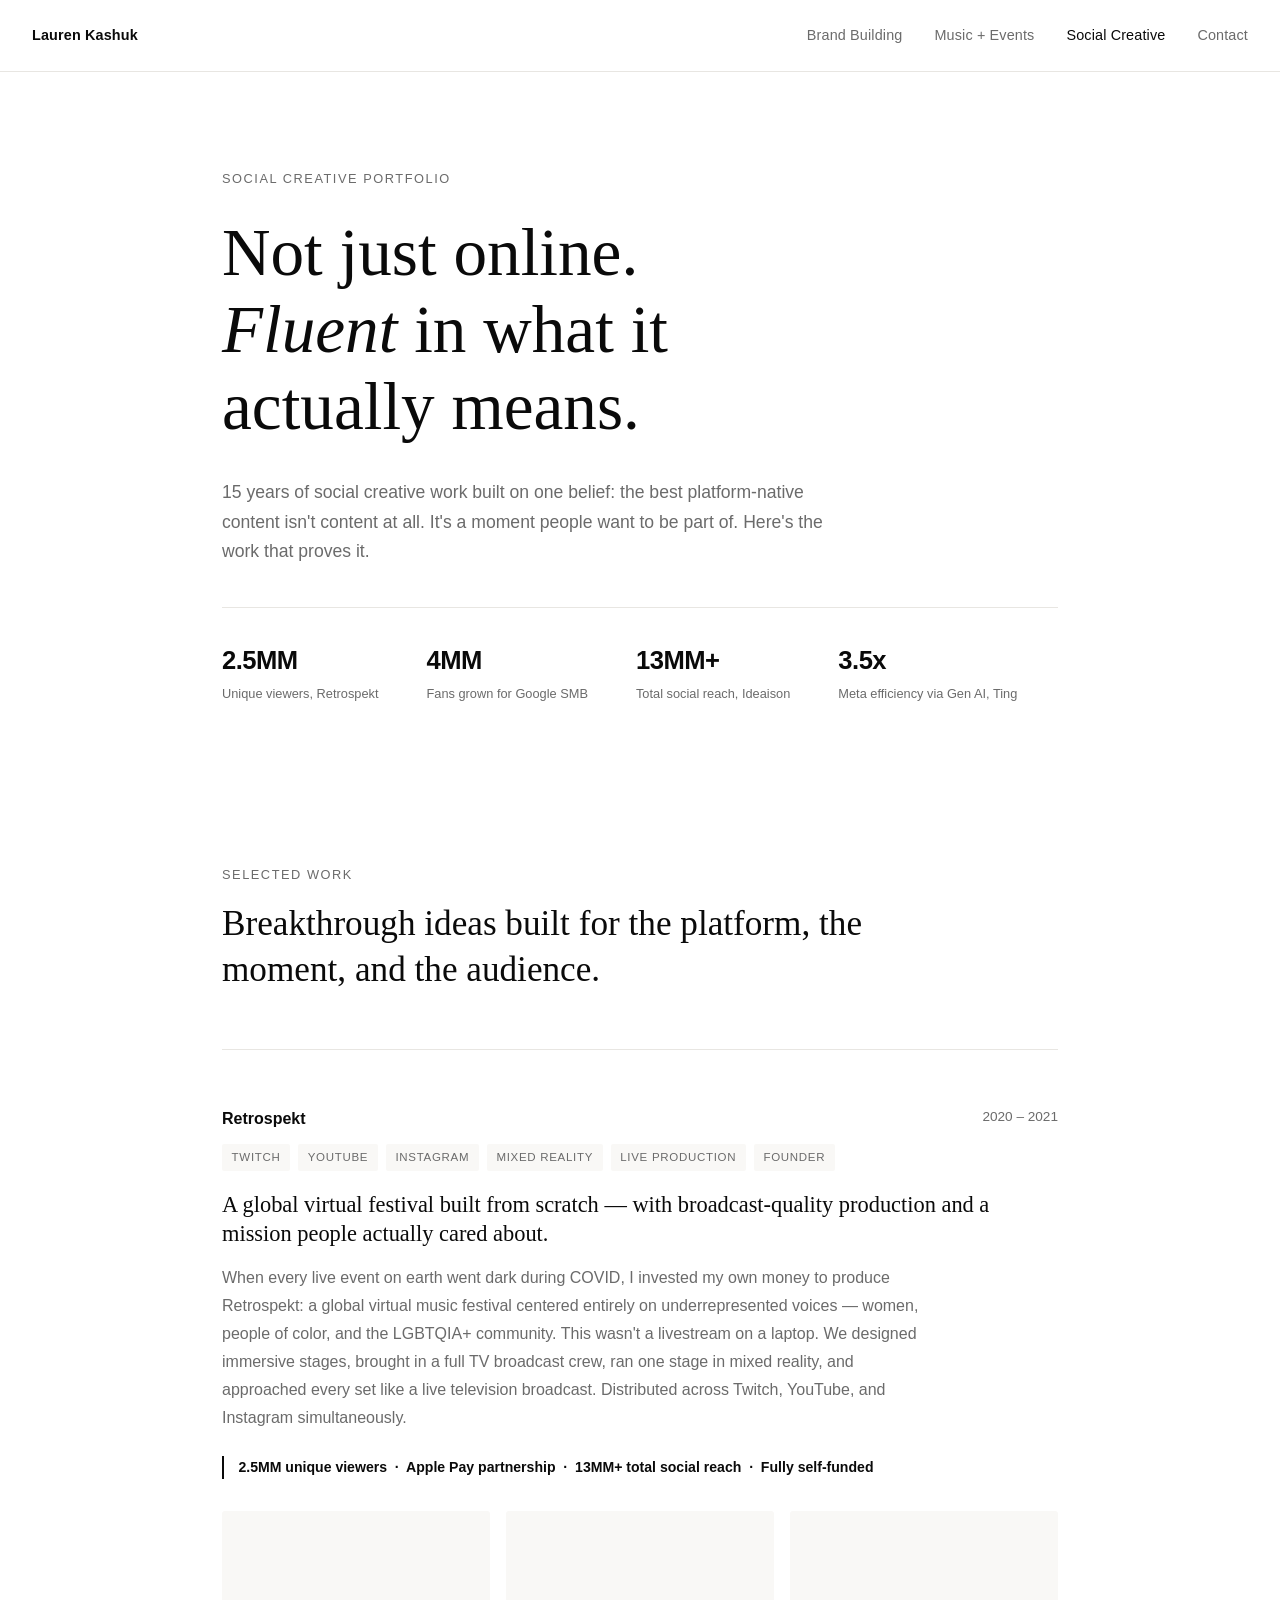
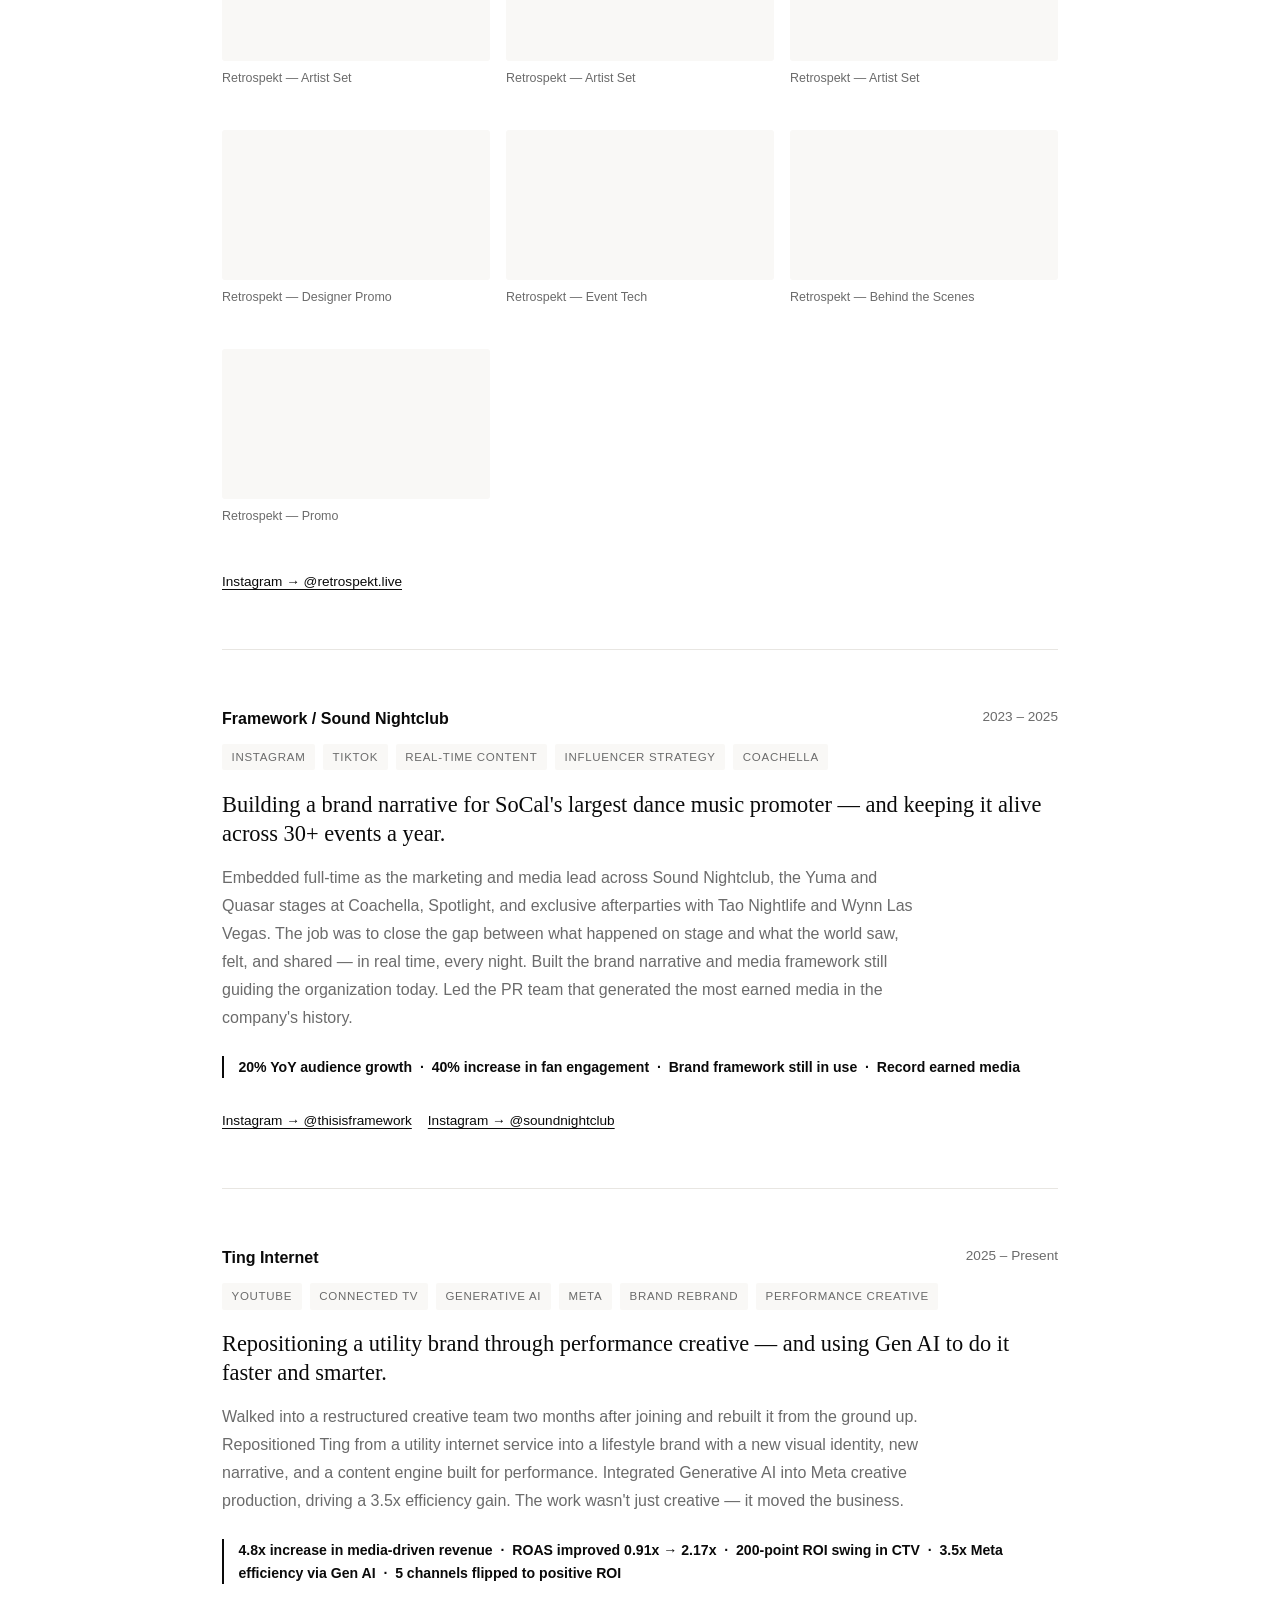
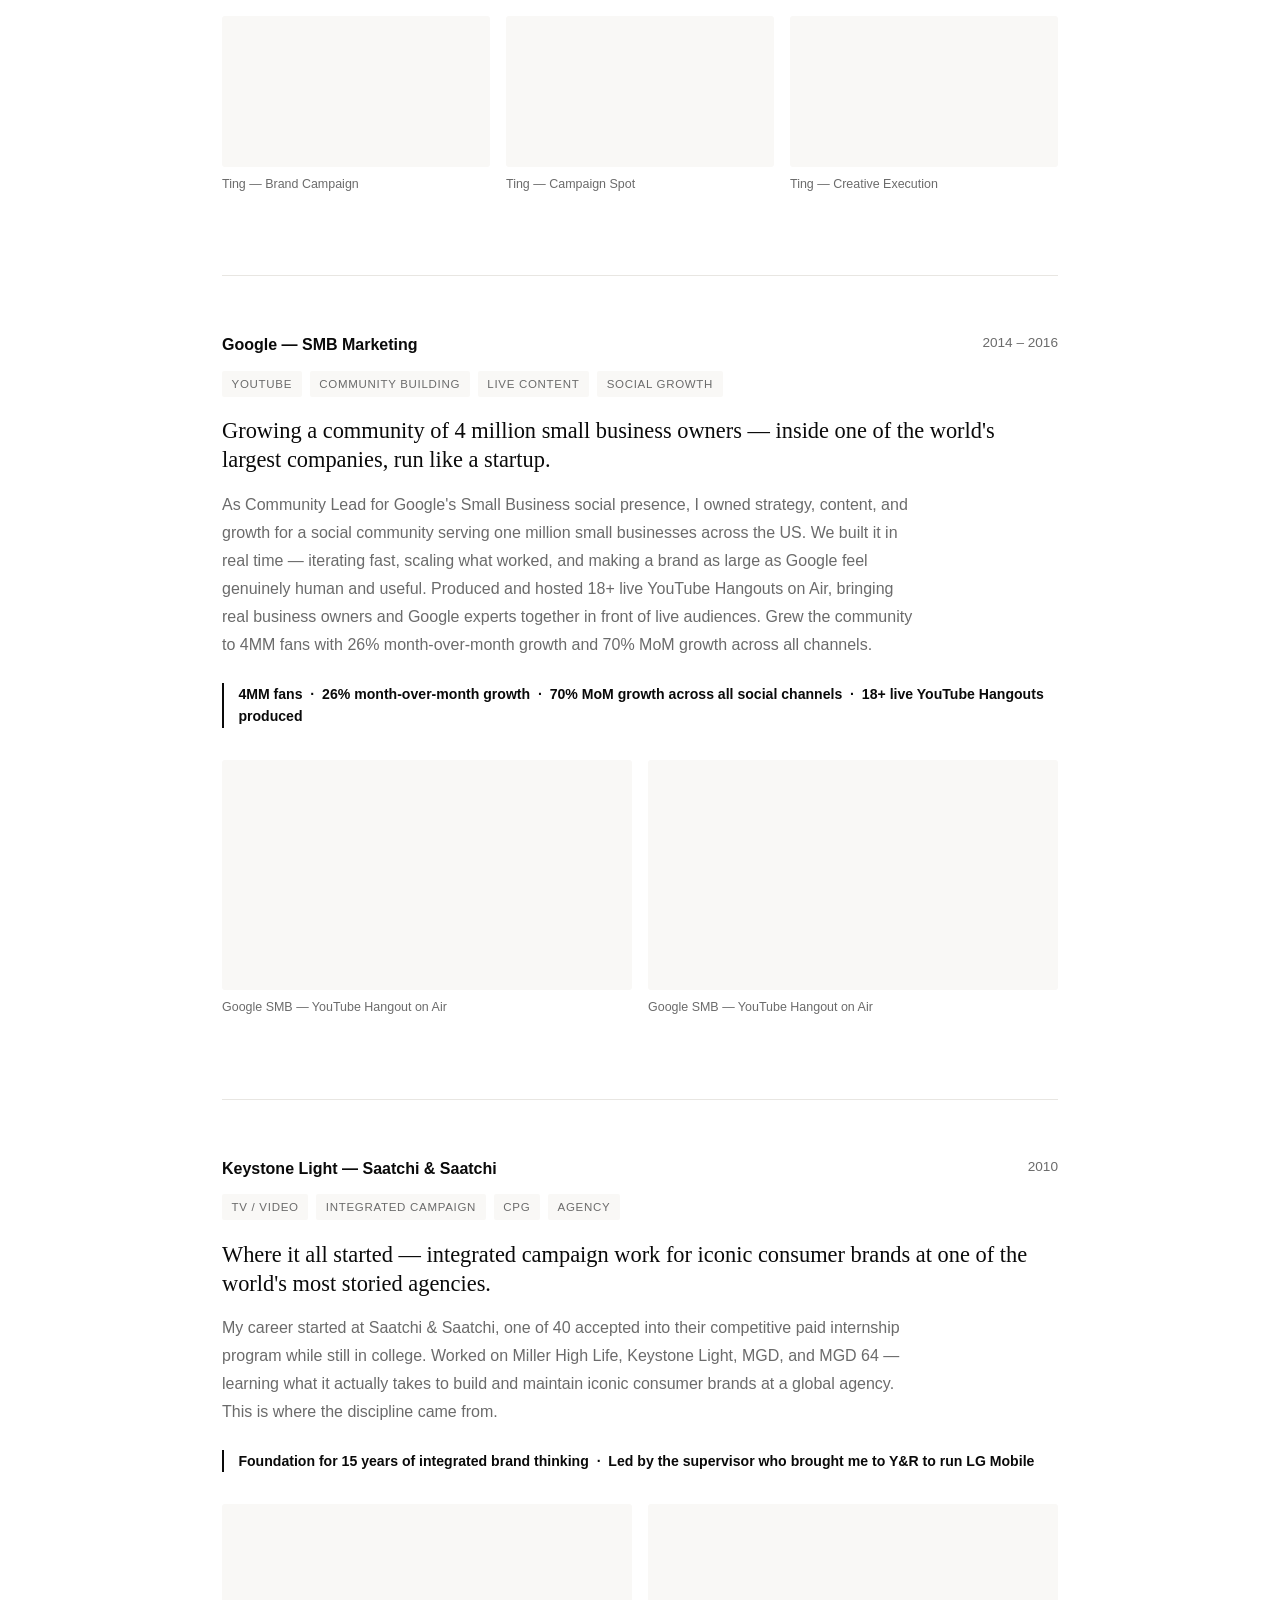
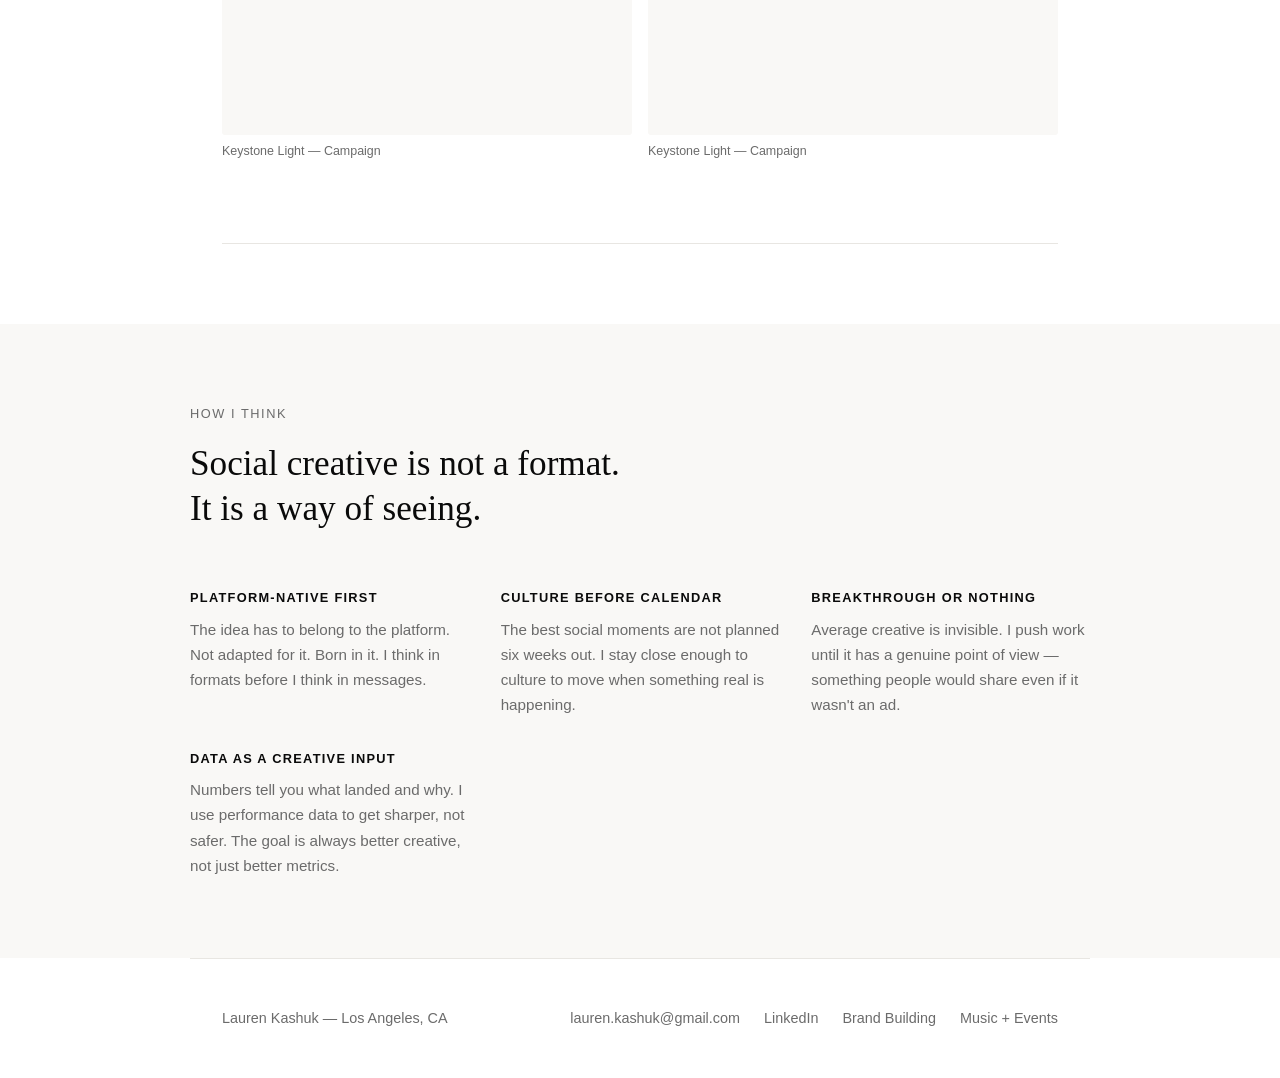
<file: social-creative.html>
<!DOCTYPE html>
<html lang="en">
<head>
  <meta charset="UTF-8" />
  <meta name="viewport" content="width=device-width, initial-scale=1.0" />
  <meta name="description" content="Social creative portfolio for Lauren Kashuk — breakthrough ideas across platforms, mediums, and moments." />
  <title>Lauren Kashuk | Social Creative</title>
  <style>
    *, *::before, *::after { box-sizing: border-box; margin: 0; padding: 0; }

    :root {
      --black: #0a0a0a;
      --white: #ffffff;
      --off-white: #f9f8f6;
      --gray: #6b6b6b;
      --light-gray: #e8e6e2;
      --accent: #0a0a0a;
      --font-serif: 'Georgia', 'Times New Roman', serif;
      --font-sans: -apple-system, BlinkMacSystemFont, 'Segoe UI', Helvetica, Arial, sans-serif;
    }

    html { scroll-behavior: smooth; }

    body {
      font-family: var(--font-sans);
      background: var(--white);
      color: var(--black);
      font-size: 16px;
      line-height: 1.6;
    }

    /* NAV */
    nav {
      padding: 1.5rem 2rem;
      display: flex;
      justify-content: space-between;
      align-items: center;
      border-bottom: 1px solid var(--light-gray);
      position: sticky;
      top: 0;
      background: var(--white);
      z-index: 100;
    }

    nav a {
      text-decoration: none;
      color: var(--black);
      font-size: 0.9rem;
      letter-spacing: 0.01em;
    }

    nav .logo { font-weight: 600; }

    nav .links { display: flex; gap: 2rem; }

    nav .links a {
      color: var(--gray);
      transition: color 0.2s;
    }

    nav .links a:hover,
    nav .links a.active { color: var(--black); }

    /* HERO */
    .hero {
      padding: 6rem 2rem 5rem;
      max-width: 900px;
      margin: 0 auto;
    }

    .hero .label {
      font-size: 0.8rem;
      letter-spacing: 0.12em;
      text-transform: uppercase;
      color: var(--gray);
      margin-bottom: 1.5rem;
    }

    .hero h1 {
      font-family: var(--font-serif);
      font-size: clamp(2.6rem, 6vw, 4.2rem);
      font-weight: normal;
      line-height: 1.15;
      margin-bottom: 2rem;
    }

    .hero h1 em {
      font-style: italic;
    }

    .hero p {
      font-size: 1.1rem;
      color: var(--gray);
      max-width: 620px;
      line-height: 1.7;
      margin-bottom: 2.5rem;
    }

    .hero-stats {
      display: flex;
      gap: 3rem;
      flex-wrap: wrap;
      padding-top: 2rem;
      border-top: 1px solid var(--light-gray);
    }

    .stat-item .number {
      font-size: 1.6rem;
      font-weight: 700;
      letter-spacing: -0.02em;
    }

    .stat-item .stat-label {
      font-size: 0.8rem;
      color: var(--gray);
      margin-top: 0.2rem;
    }

    /* SECTION */
    section {
      padding: 5rem 2rem;
      max-width: 900px;
      margin: 0 auto;
    }

    .section-intro {
      margin-bottom: 3.5rem;
    }

    .section-intro .label {
      font-size: 0.8rem;
      letter-spacing: 0.12em;
      text-transform: uppercase;
      color: var(--gray);
      margin-bottom: 1rem;
    }

    .section-intro h2 {
      font-family: var(--font-serif);
      font-size: clamp(1.6rem, 3.5vw, 2.2rem);
      font-weight: normal;
      line-height: 1.3;
      max-width: 680px;
    }

    /* CASE STUDY */
    .case-study {
      border-top: 1px solid var(--light-gray);
      padding: 3.5rem 0;
    }

    .case-study:last-child {
      border-bottom: 1px solid var(--light-gray);
    }

    .case-meta {
      display: flex;
      justify-content: space-between;
      align-items: flex-start;
      margin-bottom: 0.8rem;
      flex-wrap: wrap;
      gap: 0.5rem;
    }

    .case-brand {
      font-weight: 600;
      font-size: 1rem;
    }

    .case-year {
      font-size: 0.85rem;
      color: var(--gray);
    }

    .case-tags {
      display: flex;
      gap: 0.5rem;
      flex-wrap: wrap;
      margin-bottom: 1.2rem;
    }

    .tag {
      font-size: 0.72rem;
      letter-spacing: 0.06em;
      text-transform: uppercase;
      background: var(--off-white);
      padding: 0.25rem 0.6rem;
      border-radius: 2px;
      color: var(--gray);
    }

    .case-study h3 {
      font-family: var(--font-serif);
      font-size: 1.4rem;
      font-weight: normal;
      line-height: 1.3;
      margin-bottom: 1rem;
    }

    .case-study p {
      color: var(--gray);
      line-height: 1.75;
      max-width: 700px;
      margin-bottom: 1.5rem;
    }

    .case-result {
      font-size: 0.88rem;
      font-weight: 600;
      color: var(--black);
      border-left: 2px solid var(--black);
      padding-left: 0.9rem;
      margin-bottom: 2rem;
      line-height: 1.6;
    }

    /* VIDEO GRID */
    .video-grid {
      display: grid;
      grid-template-columns: repeat(auto-fill, minmax(260px, 1fr));
      gap: 1rem;
      margin-top: 1.5rem;
    }

    .video-grid.two-col {
      grid-template-columns: repeat(2, 1fr);
    }

    .video-wrap {
      position: relative;
      padding-bottom: 56.25%;
      height: 0;
      overflow: hidden;
      border-radius: 3px;
      background: var(--off-white);
    }

    .video-wrap iframe {
      position: absolute;
      top: 0; left: 0;
      width: 100%; height: 100%;
      border: none;
    }

    .video-caption {
      font-size: 0.78rem;
      color: var(--gray);
      margin-top: 0.4rem;
    }

    /* LINK ROW */
    .link-row {
      display: flex;
      gap: 1rem;
      flex-wrap: wrap;
      margin-top: 0.5rem;
    }

    .link-row a {
      font-size: 0.85rem;
      color: var(--black);
      text-decoration: underline;
      text-underline-offset: 3px;
    }

    .link-row a:hover { color: var(--gray); }

    /* PHILOSOPHY */
    .philosophy-grid {
      display: grid;
      grid-template-columns: repeat(auto-fill, minmax(240px, 1fr));
      gap: 2rem;
      margin-top: 2rem;
    }

    .philosophy-item h4 {
      font-size: 0.8rem;
      letter-spacing: 0.1em;
      text-transform: uppercase;
      margin-bottom: 0.5rem;
    }

    .philosophy-item p {
      font-size: 0.95rem;
      color: var(--gray);
      line-height: 1.65;
    }

    /* FOOTER */
    footer {
      border-top: 1px solid var(--light-gray);
      padding: 3rem 2rem;
      max-width: 900px;
      margin: 0 auto;
      display: flex;
      justify-content: space-between;
      align-items: center;
      flex-wrap: wrap;
      gap: 1rem;
    }

    footer p { font-size: 0.9rem; color: var(--gray); }

    footer .footer-links { display: flex; gap: 1.5rem; }

    footer a {
      font-size: 0.9rem;
      color: var(--gray);
      text-decoration: none;
    }

    footer a:hover { color: var(--black); }

    @media (max-width: 600px) {
      .video-grid.two-col { grid-template-columns: 1fr; }
      .hero-stats { gap: 1.5rem; }
      nav .links { gap: 1.2rem; }
    }
  </style>
</head>
<body>

  <nav>
    <a href="https://laurenkashuk.github.io/portfolio/index.html" class="logo">Lauren Kashuk</a>
    <div class="links">
      <a href="https://laurenkashuk.github.io/portfolio/index.html">Brand Building</a>
      <a href="https://laurenkashuk.github.io/portfolio/music-events.html">Music + Events</a>
      <a href="social-creative.html" class="active">Social Creative</a>
      <a href="#contact">Contact</a>
    </div>
  </nav>

  <!-- HERO -->
  <div class="hero">
    <p class="label">Social Creative Portfolio</p>
    <h1>Not just online.<br><em>Fluent</em> in what it<br>actually means.</h1>
    <p>15 years of social creative work built on one belief: the best platform-native content isn't content at all. It's a moment people want to be part of. Here's the work that proves it.</p>
    <div class="hero-stats">
      <div class="stat-item">
        <div class="number">2.5MM</div>
        <div class="stat-label">Unique viewers, Retrospekt</div>
      </div>
      <div class="stat-item">
        <div class="number">4MM</div>
        <div class="stat-label">Fans grown for Google SMB</div>
      </div>
      <div class="stat-item">
        <div class="number">13MM+</div>
        <div class="stat-label">Total social reach, Ideaison</div>
      </div>
      <div class="stat-item">
        <div class="number">3.5x</div>
        <div class="stat-label">Meta efficiency via Gen AI, Ting</div>
      </div>
    </div>
  </div>

  <!-- WORK -->
  <section id="work">
    <div class="section-intro">
      <p class="label">Selected Work</p>
      <h2>Breakthrough ideas built for the platform, the moment, and the audience.</h2>
    </div>

    <!-- RETROSPEKT -->
    <div class="case-study">
      <div class="case-meta">
        <span class="case-brand">Retrospekt</span>
        <span class="case-year">2020 – 2021</span>
      </div>
      <div class="case-tags">
        <span class="tag">Twitch</span>
        <span class="tag">YouTube</span>
        <span class="tag">Instagram</span>
        <span class="tag">Mixed Reality</span>
        <span class="tag">Live Production</span>
        <span class="tag">Founder</span>
      </div>
      <h3>A global virtual festival built from scratch — with broadcast-quality production and a mission people actually cared about.</h3>
      <p>When every live event on earth went dark during COVID, I invested my own money to produce Retrospekt: a global virtual music festival centered entirely on underrepresented voices — women, people of color, and the LGBTQIA+ community. This wasn't a livestream on a laptop. We designed immersive stages, brought in a full TV broadcast crew, ran one stage in mixed reality, and approached every set like a live television broadcast. Distributed across Twitch, YouTube, and Instagram simultaneously.</p>
      <div class="case-result">2.5MM unique viewers &nbsp;·&nbsp; Apple Pay partnership &nbsp;·&nbsp; 13MM+ total social reach &nbsp;·&nbsp; Fully self-funded</div>
      <div class="video-grid">
        <div>
          <div class="video-wrap">
            <iframe src="https://www.youtube.com/embed/B0mHfIDuG6M" title="Retrospekt" allowfullscreen loading="lazy"></iframe>
          </div>
          <p class="video-caption">Retrospekt — Artist Set</p>
        </div>
        <div>
          <div class="video-wrap">
            <iframe src="https://www.youtube.com/embed/naAXaw3D_1U" title="Retrospekt" allowfullscreen loading="lazy"></iframe>
          </div>
          <p class="video-caption">Retrospekt — Artist Set</p>
        </div>
        <div>
          <div class="video-wrap">
            <iframe src="https://www.youtube.com/embed/FfJZmVRUKsE" title="Retrospekt" allowfullscreen loading="lazy"></iframe>
          </div>
          <p class="video-caption">Retrospekt — Artist Set</p>
        </div>
        <div>
          <div class="video-wrap">
            <iframe src="https://www.youtube.com/embed/fUk08cVXpzM" title="Retrospekt" allowfullscreen loading="lazy"></iframe>
          </div>
          <p class="video-caption">Retrospekt — Designer Promo</p>
        </div>
        <div>
          <div class="video-wrap">
            <iframe src="https://www.youtube.com/embed/_CO_6e33d5U" title="Retrospekt" allowfullscreen loading="lazy"></iframe>
          </div>
          <p class="video-caption">Retrospekt — Event Tech</p>
        </div>
        <div>
          <div class="video-wrap">
            <iframe src="https://www.youtube.com/embed/B010Enzb3yU" title="Retrospekt" allowfullscreen loading="lazy"></iframe>
          </div>
          <p class="video-caption">Retrospekt — Behind the Scenes</p>
        </div>
        <div>
          <div class="video-wrap">
            <iframe src="https://www.youtube.com/embed/dCeB7K1wE8s" title="Retrospekt" allowfullscreen loading="lazy"></iframe>
          </div>
          <p class="video-caption">Retrospekt — Promo</p>
        </div>
      </div>
      <div class="link-row" style="margin-top:1.2rem;">
        <a href="https://www.instagram.com/retrospekt.live/" target="_blank" rel="noopener">Instagram → @retrospekt.live</a>
      </div>
    </div>

    <!-- FRAMEWORK -->
    <div class="case-study">
      <div class="case-meta">
        <span class="case-brand">Framework / Sound Nightclub</span>
        <span class="case-year">2023 – 2025</span>
      </div>
      <div class="case-tags">
        <span class="tag">Instagram</span>
        <span class="tag">TikTok</span>
        <span class="tag">Real-Time Content</span>
        <span class="tag">Influencer Strategy</span>
        <span class="tag">Coachella</span>
      </div>
      <h3>Building a brand narrative for SoCal's largest dance music promoter — and keeping it alive across 30+ events a year.</h3>
      <p>Embedded full-time as the marketing and media lead across Sound Nightclub, the Yuma and Quasar stages at Coachella, Spotlight, and exclusive afterparties with Tao Nightlife and Wynn Las Vegas. The job was to close the gap between what happened on stage and what the world saw, felt, and shared — in real time, every night. Built the brand narrative and media framework still guiding the organization today. Led the PR team that generated the most earned media in the company's history.</p>
      <div class="case-result">20% YoY audience growth &nbsp;·&nbsp; 40% increase in fan engagement &nbsp;·&nbsp; Brand framework still in use &nbsp;·&nbsp; Record earned media</div>
      <div class="link-row">
        <a href="https://www.instagram.com/thisisframework" target="_blank" rel="noopener">Instagram → @thisisframework</a>
        <a href="https://www.instagram.com/soundnightclub" target="_blank" rel="noopener">Instagram → @soundnightclub</a>
      </div>
    </div>

    <!-- TING -->
    <div class="case-study">
      <div class="case-meta">
        <span class="case-brand">Ting Internet</span>
        <span class="case-year">2025 – Present</span>
      </div>
      <div class="case-tags">
        <span class="tag">YouTube</span>
        <span class="tag">Connected TV</span>
        <span class="tag">Generative AI</span>
        <span class="tag">Meta</span>
        <span class="tag">Brand Rebrand</span>
        <span class="tag">Performance Creative</span>
      </div>
      <h3>Repositioning a utility brand through performance creative — and using Gen AI to do it faster and smarter.</h3>
      <p>Walked into a restructured creative team two months after joining and rebuilt it from the ground up. Repositioned Ting from a utility internet service into a lifestyle brand with a new visual identity, new narrative, and a content engine built for performance. Integrated Generative AI into Meta creative production, driving a 3.5x efficiency gain. The work wasn't just creative — it moved the business.</p>
      <div class="case-result">4.8x increase in media-driven revenue &nbsp;·&nbsp; ROAS improved 0.91x → 2.17x &nbsp;·&nbsp; 200-point ROI swing in CTV &nbsp;·&nbsp; 3.5x Meta efficiency via Gen AI &nbsp;·&nbsp; 5 channels flipped to positive ROI</div>
      <div class="video-grid">
        <div>
          <div class="video-wrap">
            <iframe src="https://www.youtube.com/embed/3p4JMw_bkaM" title="Ting Internet" allowfullscreen loading="lazy"></iframe>
          </div>
          <p class="video-caption">Ting — Brand Campaign</p>
        </div>
        <div>
          <div class="video-wrap">
            <iframe src="https://www.youtube.com/embed/QwEDU8dTTMQ" title="Ting Internet" allowfullscreen loading="lazy"></iframe>
          </div>
          <p class="video-caption">Ting — Campaign Spot</p>
        </div>
        <div>
          <div class="video-wrap">
            <iframe src="https://www.youtube.com/embed/M_ApxIWOPOQ" title="Ting Internet" allowfullscreen loading="lazy"></iframe>
          </div>
          <p class="video-caption">Ting — Creative Execution</p>
        </div>
      </div>
    </div>

    <!-- GOOGLE SMB -->
    <div class="case-study">
      <div class="case-meta">
        <span class="case-brand">Google — SMB Marketing</span>
        <span class="case-year">2014 – 2016</span>
      </div>
      <div class="case-tags">
        <span class="tag">YouTube</span>
        <span class="tag">Community Building</span>
        <span class="tag">Live Content</span>
        <span class="tag">Social Growth</span>
      </div>
      <h3>Growing a community of 4 million small business owners — inside one of the world's largest companies, run like a startup.</h3>
      <p>As Community Lead for Google's Small Business social presence, I owned strategy, content, and growth for a social community serving one million small businesses across the US. We built it in real time — iterating fast, scaling what worked, and making a brand as large as Google feel genuinely human and useful. Produced and hosted 18+ live YouTube Hangouts on Air, bringing real business owners and Google experts together in front of live audiences. Grew the community to 4MM fans with 26% month-over-month growth and 70% MoM growth across all channels.</p>
      <div class="case-result">4MM fans &nbsp;·&nbsp; 26% month-over-month growth &nbsp;·&nbsp; 70% MoM growth across all social channels &nbsp;·&nbsp; 18+ live YouTube Hangouts produced</div>
      <div class="video-grid two-col">
        <div>
          <div class="video-wrap">
            <iframe src="https://www.youtube.com/embed/4dkDoXhjXME" title="Google SMB Hangout" allowfullscreen loading="lazy"></iframe>
          </div>
          <p class="video-caption">Google SMB — YouTube Hangout on Air</p>
        </div>
        <div>
          <div class="video-wrap">
            <iframe src="https://www.youtube.com/embed/3RpfjNPbx2Y" title="Google SMB Hangout" allowfullscreen loading="lazy"></iframe>
          </div>
          <p class="video-caption">Google SMB — YouTube Hangout on Air</p>
        </div>
      </div>
    </div>

    <!-- KEYSTONE LIGHT / SAATCHI -->
    <div class="case-study">
      <div class="case-meta">
        <span class="case-brand">Keystone Light — Saatchi & Saatchi</span>
        <span class="case-year">2010</span>
      </div>
      <div class="case-tags">
        <span class="tag">TV / Video</span>
      <span class="tag">Integrated Campaign</span>
        <span class="tag">CPG</span>
        <span class="tag">Agency</span>
      </div>
      <h3>Where it all started — integrated campaign work for iconic consumer brands at one of the world's most storied agencies.</h3>
      <p>My career started at Saatchi & Saatchi, one of 40 accepted into their competitive paid internship program while still in college. Worked on Miller High Life, Keystone Light, MGD, and MGD 64 — learning what it actually takes to build and maintain iconic consumer brands at a global agency. This is where the discipline came from.</p>
      <div class="case-result">Foundation for 15 years of integrated brand thinking &nbsp;·&nbsp; Led by the supervisor who brought me to Y&R to run LG Mobile</div>
      <div class="video-grid two-col">
        <div>
          <div class="video-wrap">
            <iframe src="https://www.youtube.com/embed/F3vxim2V8f0" title="Keystone Light" allowfullscreen loading="lazy"></iframe>
          </div>
          <p class="video-caption">Keystone Light — Campaign</p>
        </div>
        <div>
          <div class="video-wrap">
            <iframe src="https://www.youtube.com/embed/hdo-22enQVs" title="Keystone Light" allowfullscreen loading="lazy"></iframe>
          </div>
          <p class="video-caption">Keystone Light — Campaign</p>
        </div>
      </div>
    </div>

  </section>

  <!-- PHILOSOPHY -->
  <section style="background: var(--off-white); max-width: 100%; padding: 5rem 2rem;">
    <div style="max-width: 900px; margin: 0 auto;">
      <div class="section-intro">
        <p class="label">How I Think</p>
        <h2>Social creative is not a format.<br>It is a way of seeing.</h2>
      </div>
      <div class="philosophy-grid">
        <div class="philosophy-item">
          <h4>Platform-native first</h4>
          <p>The idea has to belong to the platform. Not adapted for it. Born in it. I think in formats before I think in messages.</p>
        </div>
        <div class="philosophy-item">
          <h4>Culture before calendar</h4>
          <p>The best social moments are not planned six weeks out. I stay close enough to culture to move when something real is happening.</p>
        </div>
        <div class="philosophy-item">
          <h4>Breakthrough or nothing</h4>
          <p>Average creative is invisible. I push work until it has a genuine point of view — something people would share even if it wasn't an ad.</p>
        </div>
        <div class="philosophy-item">
          <h4>Data as a creative input</h4>
          <p>Numbers tell you what landed and why. I use performance data to get sharper, not safer. The goal is always better creative, not just better metrics.</p>
        </div>
      </div>
    </div>
  </section>

  <!-- CONTACT -->
  <footer id="contact">
    <p>Lauren Kashuk — Los Angeles, CA</p>
    <div class="footer-links">
      <a href="mailto:lauren.kashuk@gmail.com">lauren.kashuk@gmail.com</a>
      <a href="https://www.linkedin.com/in/laurenkashuk/" target="_blank" rel="noopener">LinkedIn</a>
      <a href="https://laurenkashuk.github.io/portfolio/index.html">Brand Building</a>
      <a href="https://laurenkashuk.github.io/portfolio/music-events.html">Music + Events</a>
    </div>
  </footer>

</body>
</html>
</file>
